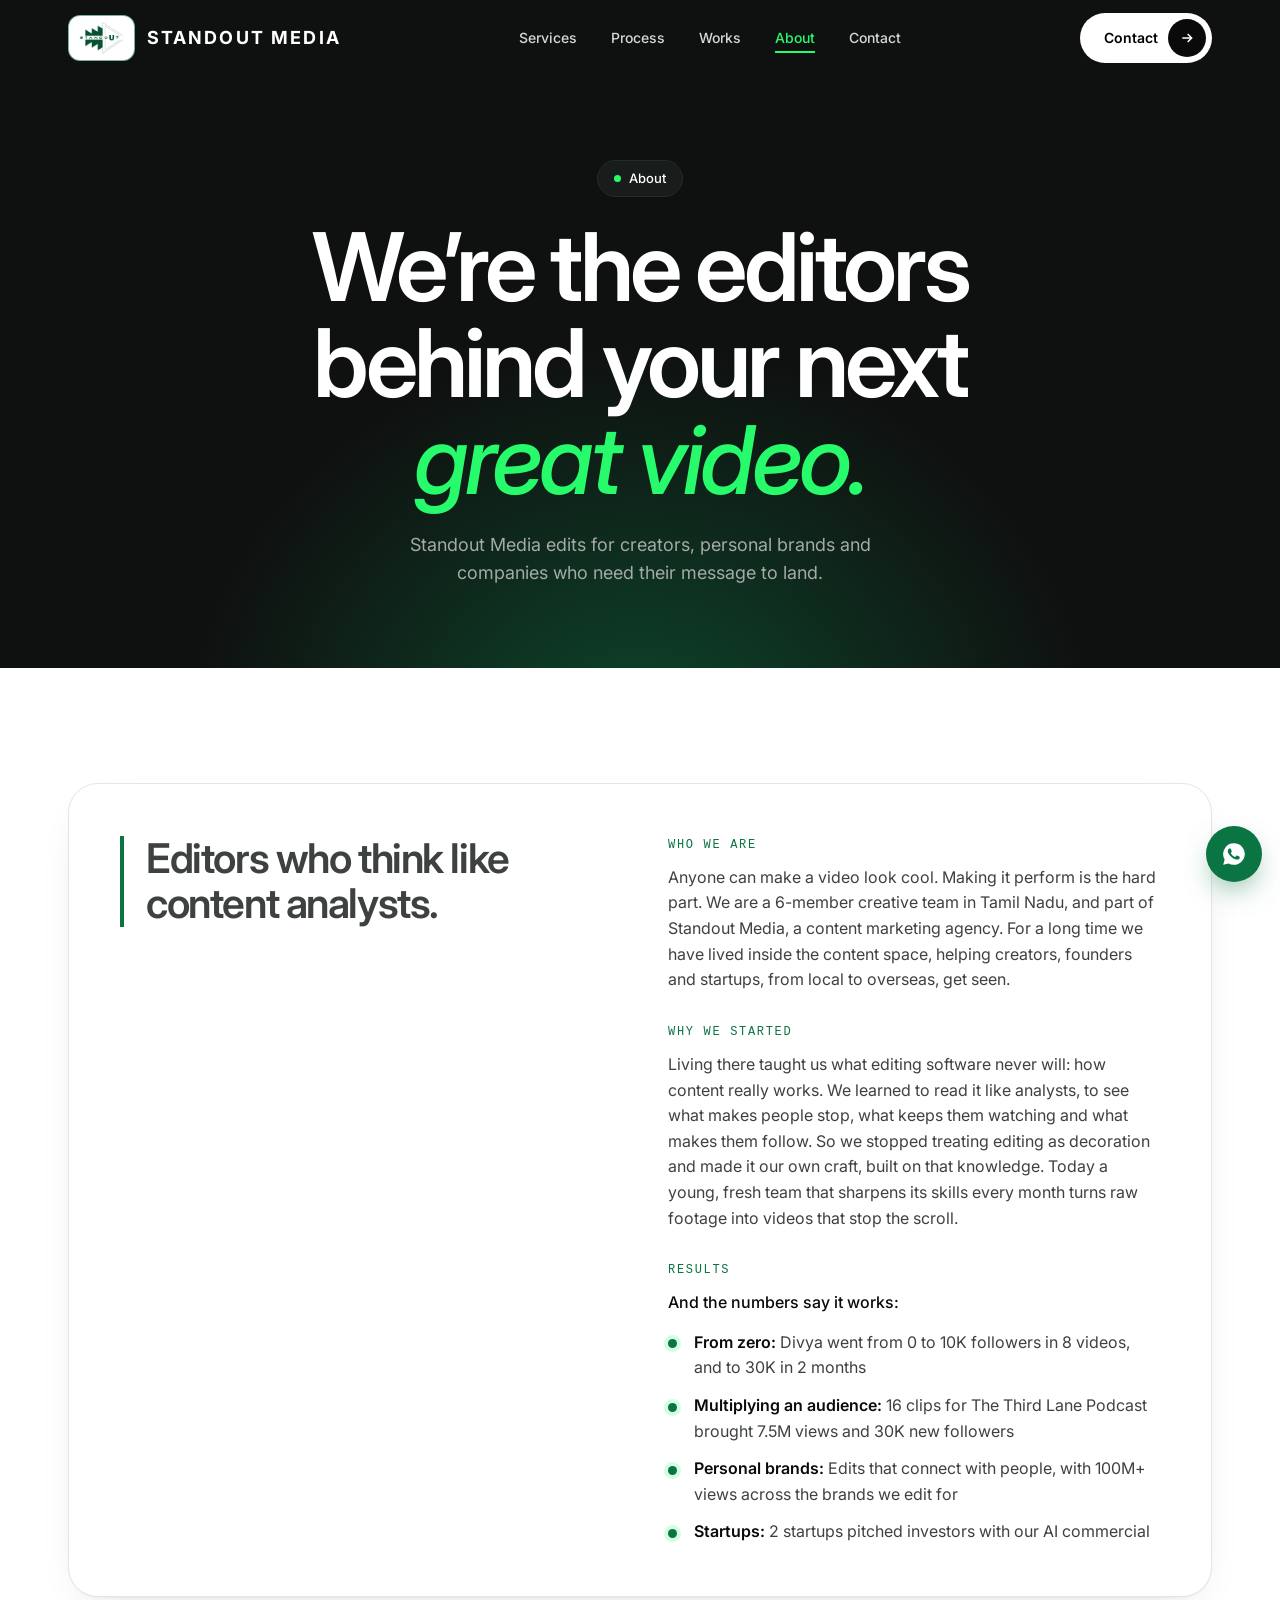
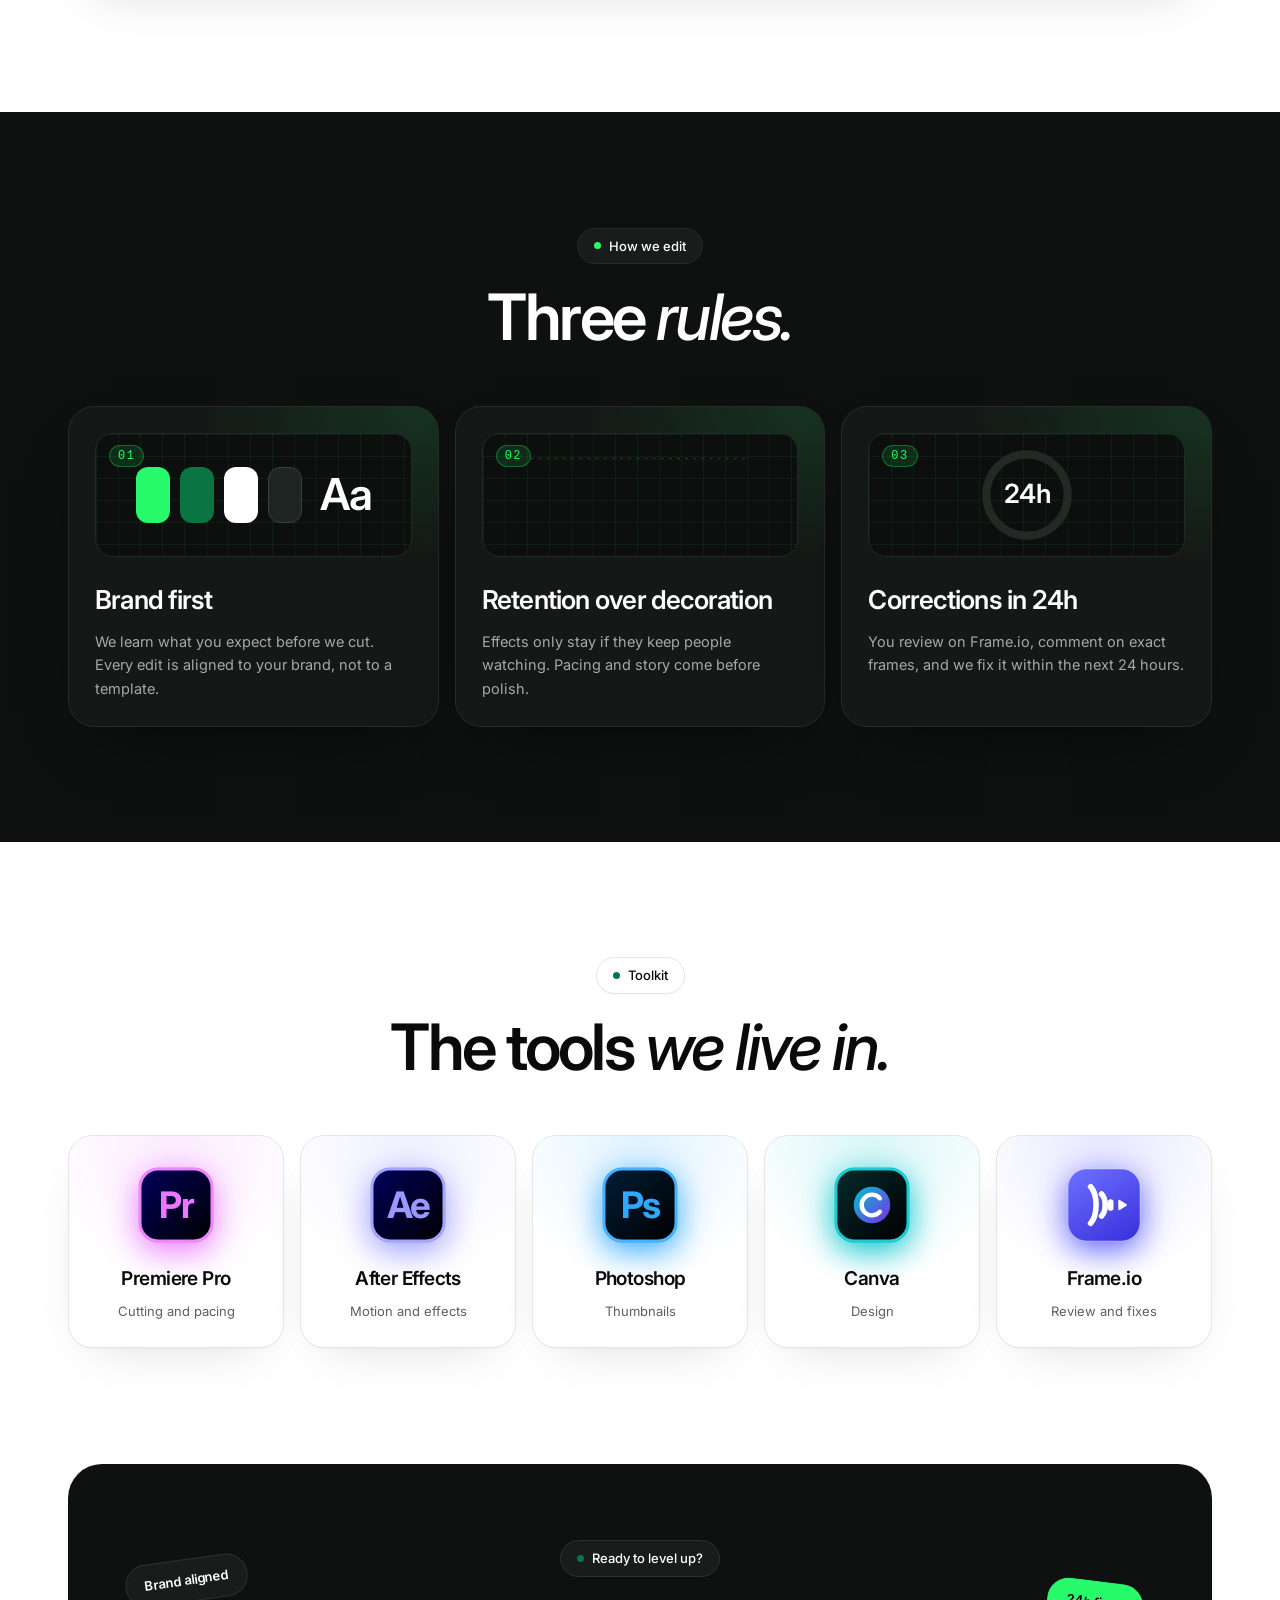
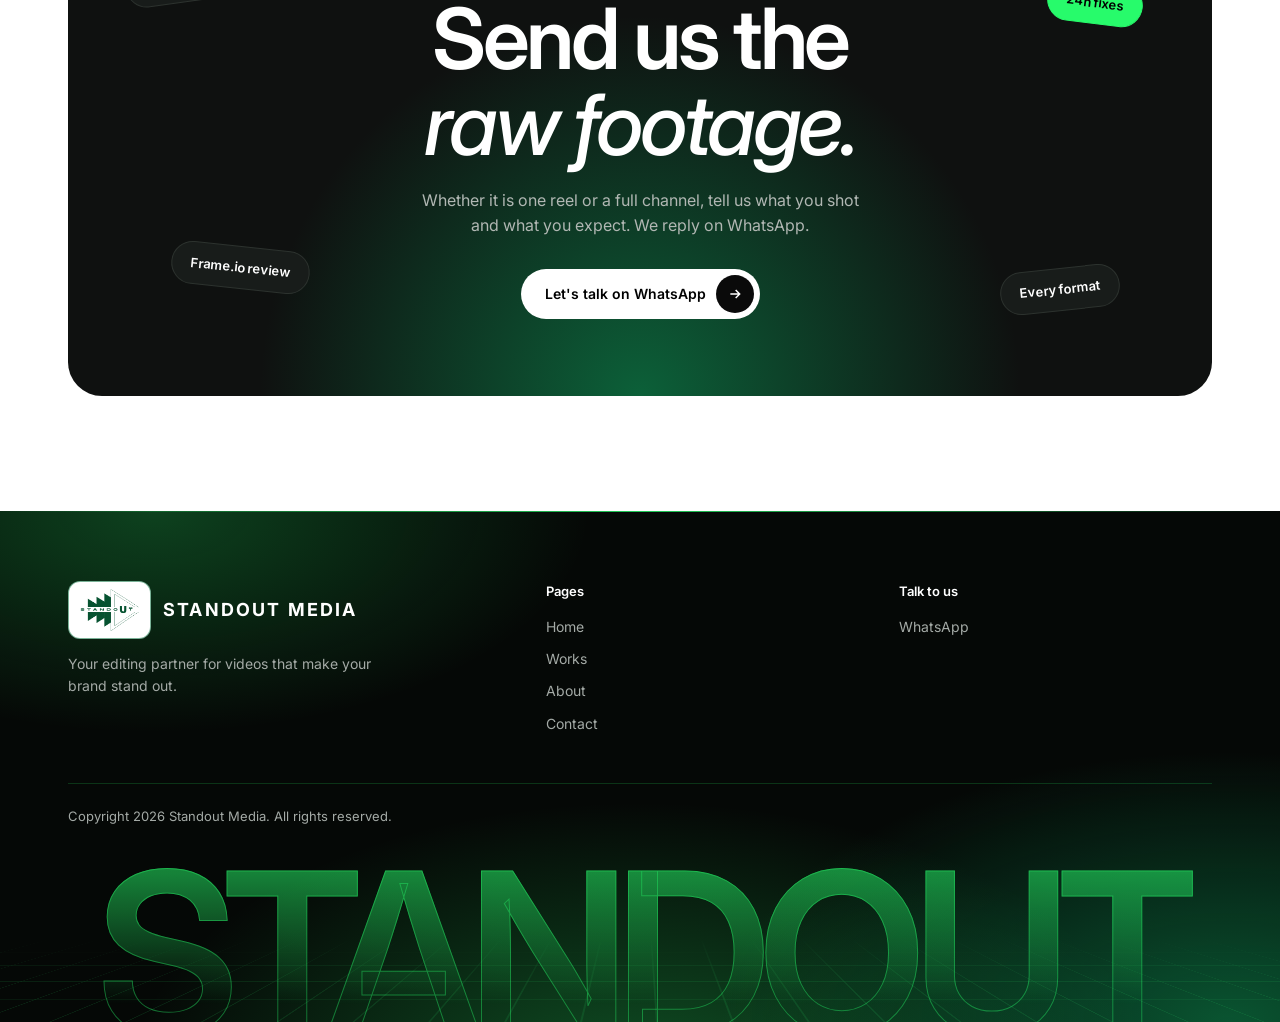
<file: about.html>
<!DOCTYPE html>
<html lang="en">
<head>
<meta charset="UTF-8" />
<meta name="viewport" content="width=device-width, initial-scale=1.0" />
<title>About | Standout Media Editing</title>
<meta name="description" content="The editing studio behind Standout Media." />
<link rel="icon" type="image/png" href="favicon.png" />
<link rel="apple-touch-icon" href="apple-touch-icon.png" />
<meta name="theme-color" content="#0F1110" />
<meta property="og:type" content="website" />
<meta property="og:site_name" content="Standout Media" />
<meta property="og:title" content="About | Standout Media Editing" />
<meta property="og:description" content="The editing studio behind Standout Media." />
<meta property="og:url" content="https://standout-media-portfolio.vercel.app/about.html" />
<meta property="og:image" content="https://standout-media-portfolio.vercel.app/og-image-2.jpg" />
<meta property="og:image:width" content="1200" />
<meta property="og:image:height" content="630" />
<meta name="twitter:card" content="summary_large_image" />
<meta name="twitter:image" content="https://standout-media-portfolio.vercel.app/og-image-2.jpg" />
<link rel="preconnect" href="https://fonts.googleapis.com" />
<link rel="preconnect" href="https://fonts.gstatic.com" crossorigin />
<link href="https://fonts.googleapis.com/css2?family=Inter:wght@300;400;500;600;700&display=swap" rel="stylesheet" />
<link href="https://api.fontshare.com/v2/css?f[]=clash-display@400,500,600,700&display=swap" rel="stylesheet" />
<link rel="stylesheet" href="css/style.css" />
</head>
<body>
<header class="nav">
  <div class="wrap nav-in">
    <a href="index.html" class="nav-logo"><img src="images/logo-green.png?v=2" alt="Standout Media" /><span class="nav-logo-text">Standout Media</span></a>
    <nav class="nav-links">
      <a href="index.html#services">Services</a>
      <a href="index.html#process">Process</a>
      <a href="index.html#works">Works</a>
      <a href="about.html" class="on">About</a>
      <a href="contact.html">Contact</a>
    </nav>
    <a data-wa class="btn nav-btn">Contact <span class="ar"><svg viewBox="0 0 24 24" fill="none" stroke="currentColor" stroke-width="2.2"><path d="M5 12h14M13 6l6 6-6 6"/></svg></span></a>
    <button class="burger" aria-label="Menu"><span></span><span></span></button>
  </div>
</header>
<main>

<section class="ph-hero dk">
  <div class="wrap">
    <span class="pill">About</span>
    <h1 class="display">We’re the editors behind your next <span class="g"><em>great video.</em></span></h1>
    <p>Standout Media edits for creators, personal brands and companies who need their message to land.</p>
  </div>
</section>

<section class="sec">
  <div class="wrap">
    <div class="story rv">
      <p class="quote">Editors who think like content analysts.</p>
      <div class="story-body">
        <div class="sblock"><span class="slabel">Who we are</span><p>Anyone can make a video look cool. Making it perform is the hard part. We are a 6-member creative team in Tamil Nadu, and part of Standout Media, a content marketing agency. For a long time we have lived inside the content space, helping creators, founders and startups, from local to overseas, get seen.</p></div>
        <div class="sblock"><span class="slabel">Why we started</span><p>Living there taught us what editing software never will: how content really works. We learned to read it like analysts, to see what makes people stop, what keeps them watching and what makes them follow. So we stopped treating editing as decoration and made it our own craft, built on that knowledge. Today a young, fresh team that sharpens its skills every month turns raw footage into videos that stop the scroll.</p></div>
        <div class="sblock"><span class="slabel">Results</span><p class="slead">And the numbers say it works:</p>
          <ul class="slist">
            <li><b>From zero:</b> Divya went from 0 to 10K followers in 8 videos, and to 30K in 2 months</li>
            <li><b>Multiplying an audience:</b> 16 clips for The Third Lane Podcast brought 7.5M views and 30K new followers</li>
            <li><b>Personal brands:</b> Edits that connect with people, with 100M+ views across the brands we edit for</li>
            <li><b>Startups:</b> 2 startups pitched investors with our AI commercial</li>
          </ul>
        </div>
      </div>
    </div>
  </div>
</section>

<section class="sec dk rules">
  <div class="wrap">
    <div class="sh rv"><span class="pill">How we edit</span><h2 class="display">Three <em>rules.</em></h2></div>
    <div class="vals">
      <div class="val rv"><span class="vno">01</span><div class="vart"><div class="v-brand"><i class="sw s1"></i><i class="sw s2"></i><i class="sw s3"></i><i class="sw s4"></i><span class="aa">Aa</span></div></div><h3>Brand first</h3><p>We learn what you expect before we cut. Every edit is aligned to your brand, not to a template.</p></div>
      <div class="val rv"><span class="vno">02</span><div class="vart"><svg class="v-ret" viewBox="0 0 240 120" aria-hidden="true"><defs><linearGradient id="rg" x1="0" y1="0" x2="0" y2="1"><stop offset="0" stop-color="#27fb6b" stop-opacity=".35"/><stop offset="1" stop-color="#27fb6b" stop-opacity="0"/></linearGradient></defs><path d="M12 24H228" stroke="#27fb6b" stroke-opacity=".25" stroke-dasharray="3 5"/><path class="area" d="M12 24C52 26 62 74 100 76S160 70 228 54V108H12Z" fill="url(#rg)"/><path class="ln" pathLength="1" d="M12 24C52 26 62 74 100 76S160 70 228 54" fill="none" stroke="#27fb6b" stroke-width="3" stroke-linecap="round"/><circle class="dt" cx="228" cy="54" r="5" fill="#27fb6b"/></svg></div><h3>Retention over decoration</h3><p>Effects only stay if they keep people watching. Pacing and story come before polish.</p></div>
      <div class="val rv"><span class="vno">03</span><div class="vart"><svg class="v-ring" viewBox="0 0 120 120" aria-hidden="true"><circle cx="60" cy="60" r="40" fill="none" stroke="#232924" stroke-width="8"/><circle class="rg" pathLength="1" cx="60" cy="60" r="40" fill="none" stroke="#27fb6b" stroke-width="8" stroke-linecap="round" transform="rotate(-90 60 60)"/><text x="60" y="68" text-anchor="middle" class="rt">24h</text></svg></div><h3>Corrections in 24h</h3><p>You review on Frame.io, comment on exact frames, and we fix it within the next 24 hours.</p></div>
    </div>
  </div>
</section>

<section class="sec">
  <div class="wrap">
    <div class="sh rv"><span class="pill">Toolkit</span><h2 class="display">The tools <em>we live in.</em></h2></div>
    <div class="tkit">
      <div class="tk rv" style="--g:#EA77FF"><svg class="ti" viewBox="0 0 64 64" aria-hidden="true"><defs><linearGradient id="tka" x1="0" y1="0" x2="1" y2="1"><stop offset="0" stop-color="#00005B"/><stop offset="1" stop-color="#000"/></linearGradient></defs><rect x="2.5" y="2.5" width="59" height="59" rx="15" fill="url(#tka)" stroke="#EA77FF" stroke-width="2.4"/><rect x="2.5" y="2.5" width="59" height="59" rx="15" fill="none" stroke="#fff" stroke-opacity=".25" stroke-width=".8"/><text x="32" y="43" text-anchor="middle" font-family="Inter, Arial, sans-serif" font-weight="700" font-size="30" letter-spacing="-1.5" fill="#EA77FF">Pr</text></svg><b>Premiere Pro</b><span>Cutting and pacing</span></div>
      <div class="tk rv" style="--g:#9999FF"><svg class="ti" viewBox="0 0 64 64" aria-hidden="true"><defs><linearGradient id="tkb" x1="0" y1="0" x2="1" y2="1"><stop offset="0" stop-color="#00005B"/><stop offset="1" stop-color="#000"/></linearGradient></defs><rect x="2.5" y="2.5" width="59" height="59" rx="15" fill="url(#tkb)" stroke="#9999FF" stroke-width="2.4"/><rect x="2.5" y="2.5" width="59" height="59" rx="15" fill="none" stroke="#fff" stroke-opacity=".25" stroke-width=".8"/><text x="32" y="43" text-anchor="middle" font-family="Inter, Arial, sans-serif" font-weight="700" font-size="30" letter-spacing="-1.5" fill="#9999FF">Ae</text></svg><b>After Effects</b><span>Motion and effects</span></div>
      <div class="tk rv" style="--g:#31A8FF"><svg class="ti" viewBox="0 0 64 64" aria-hidden="true"><defs><linearGradient id="tke" x1="0" y1="0" x2="1" y2="1"><stop offset="0" stop-color="#001E36"/><stop offset="1" stop-color="#000"/></linearGradient></defs><rect x="2.5" y="2.5" width="59" height="59" rx="15" fill="url(#tke)" stroke="#31A8FF" stroke-width="2.4"/><rect x="2.5" y="2.5" width="59" height="59" rx="15" fill="none" stroke="#fff" stroke-opacity=".25" stroke-width=".8"/><text x="32" y="43" text-anchor="middle" font-family="Inter, Arial, sans-serif" font-weight="700" font-size="30" letter-spacing="-1.5" fill="#31A8FF">Ps</text></svg><b>Photoshop</b><span>Thumbnails</span></div>
      <div class="tk rv" style="--g:#00C4CC"><svg class="ti" viewBox="0 0 64 64" aria-hidden="true"><defs><linearGradient id="tkc" x1="0" y1="0" x2="1" y2="1"><stop offset="0" stop-color="#062a2c"/><stop offset="1" stop-color="#000"/></linearGradient><linearGradient id="tkd" x1="0" y1="0" x2="1" y2="1"><stop offset="0" stop-color="#00C4CC"/><stop offset="1" stop-color="#7D2AE8"/></linearGradient></defs><rect x="2.5" y="2.5" width="59" height="59" rx="15" fill="url(#tkc)" stroke="#00C4CC" stroke-width="2.4"/><rect x="2.5" y="2.5" width="59" height="59" rx="15" fill="none" stroke="#fff" stroke-opacity=".25" stroke-width=".8"/><circle cx="32" cy="32" r="15" fill="url(#tkd)"/><path d="M38.5 26.5a8.5 8.5 0 1 0 0 11" fill="none" stroke="#fff" stroke-width="3.6" stroke-linecap="round"/></svg><b>Canva</b><span>Design</span></div>
      <div class="tk rv" style="--g:#5B5BFF"><svg class="ti" viewBox="0 0 64 64" aria-hidden="true"><defs><linearGradient id="tkf" x1="0.2" y1="0" x2="0.8" y2="1"><stop offset="0" stop-color="#6A6CFF"/><stop offset="1" stop-color="#3B34DD"/></linearGradient></defs><rect x="2.5" y="2.5" width="59" height="59" rx="15" fill="url(#tkf)"/><rect x="2.5" y="2.5" width="59" height="59" rx="15" fill="none" stroke="#fff" stroke-opacity=".3" stroke-width=".8"/><g fill="none" stroke="#fff" stroke-linecap="round" stroke-width="4.6"><path d="M21 17c6 6.5 6 23.500 0 30"/><path d="M30 23c4 4 4 14 0 18"/><path d="M37.500 29.500v5"/></g><path d="M44.500 28.500v7l5.500-3.500z" fill="#fff" stroke="#fff" stroke-width="1.6" stroke-linejoin="round"/></svg><b>Frame.io</b><span>Review and fixes</span></div>
    </div>
  </div>
</section>

<section class="sec" style="padding-top:0">
  <div class="wrap">
    <div class="cta rv">
      <span class="tilt t1">Brand aligned</span><span class="tilt t2">24h fixes</span><span class="tilt t3">Frame.io review</span><span class="tilt t4">Every format</span>
      <span class="pill">Ready to level up?</span>
      <h2 class="display">Send us the<br><em>raw footage.</em></h2>
      <p>Whether it is one reel or a full channel, tell us what you shot and what you expect. We reply on WhatsApp.</p>
      <a data-wa class="btn light">Let's talk on WhatsApp <span class="ar"><svg viewBox="0 0 24 24" fill="none" stroke="currentColor" stroke-width="2.2"><path d="M5 12h14M13 6l6 6-6 6"/></svg></span></a>
    </div>
  </div>
</section>
</main>
<footer class="foot dk">
  <div class="wrap">
    <div class="foot-in">
      <div><div class="foot-brand"><img src="images/logo-green.png?v=2" alt="Standout Media" /><span class="nav-logo-text">Standout Media</span></div><p>Your editing partner for videos that make your brand stand out.</p></div>
      <div><h4>Pages</h4><ul><li><a href="index.html">Home</a></li><li><a href="index.html#works">Works</a></li><li><a href="about.html">About</a></li><li><a href="contact.html">Contact</a></li></ul></div>
      <div><h4>Talk to us</h4><ul><li><a data-wa>WhatsApp</a></li></ul></div>
    </div>
    <div class="copy">Copyright 2026 Standout Media. All rights reserved.</div>
  </div>
  <i class="fgrid"></i>
  <div class="foot-mark" aria-hidden="true">STANDOUT</div>
</footer>
<a id="wa" data-wa aria-label="Chat on WhatsApp"><svg viewBox="0 0 24 24"><path d="M12 2a10 10 0 00-8.6 15.1L2 22l5-1.3A10 10 0 1012 2zm5.2 13.9c-.2.6-1.3 1.2-1.8 1.2-.5.1-1 .2-3.3-.7-2.8-1.1-4.5-3.9-4.7-4.1-.1-.2-1.1-1.5-1.1-2.8s.7-2 1-2.3c.2-.3.5-.3.7-.3h.5c.2 0 .4 0 .6.5l.8 2c.1.1.1.3 0 .5l-.3.4-.4.5c-.1.1-.3.3-.1.6.2.3.7 1.2 1.5 1.9 1 .9 1.9 1.2 2.2 1.3.3.1.4.1.6-.1l.8-1c.2-.2.4-.2.6-.1l1.9.9c.3.1.5.2.5.3.1.2.1.8-.1 1.3z"/></svg></a>
<script src="js/main.js"></script>
</body>
</html>
</file>
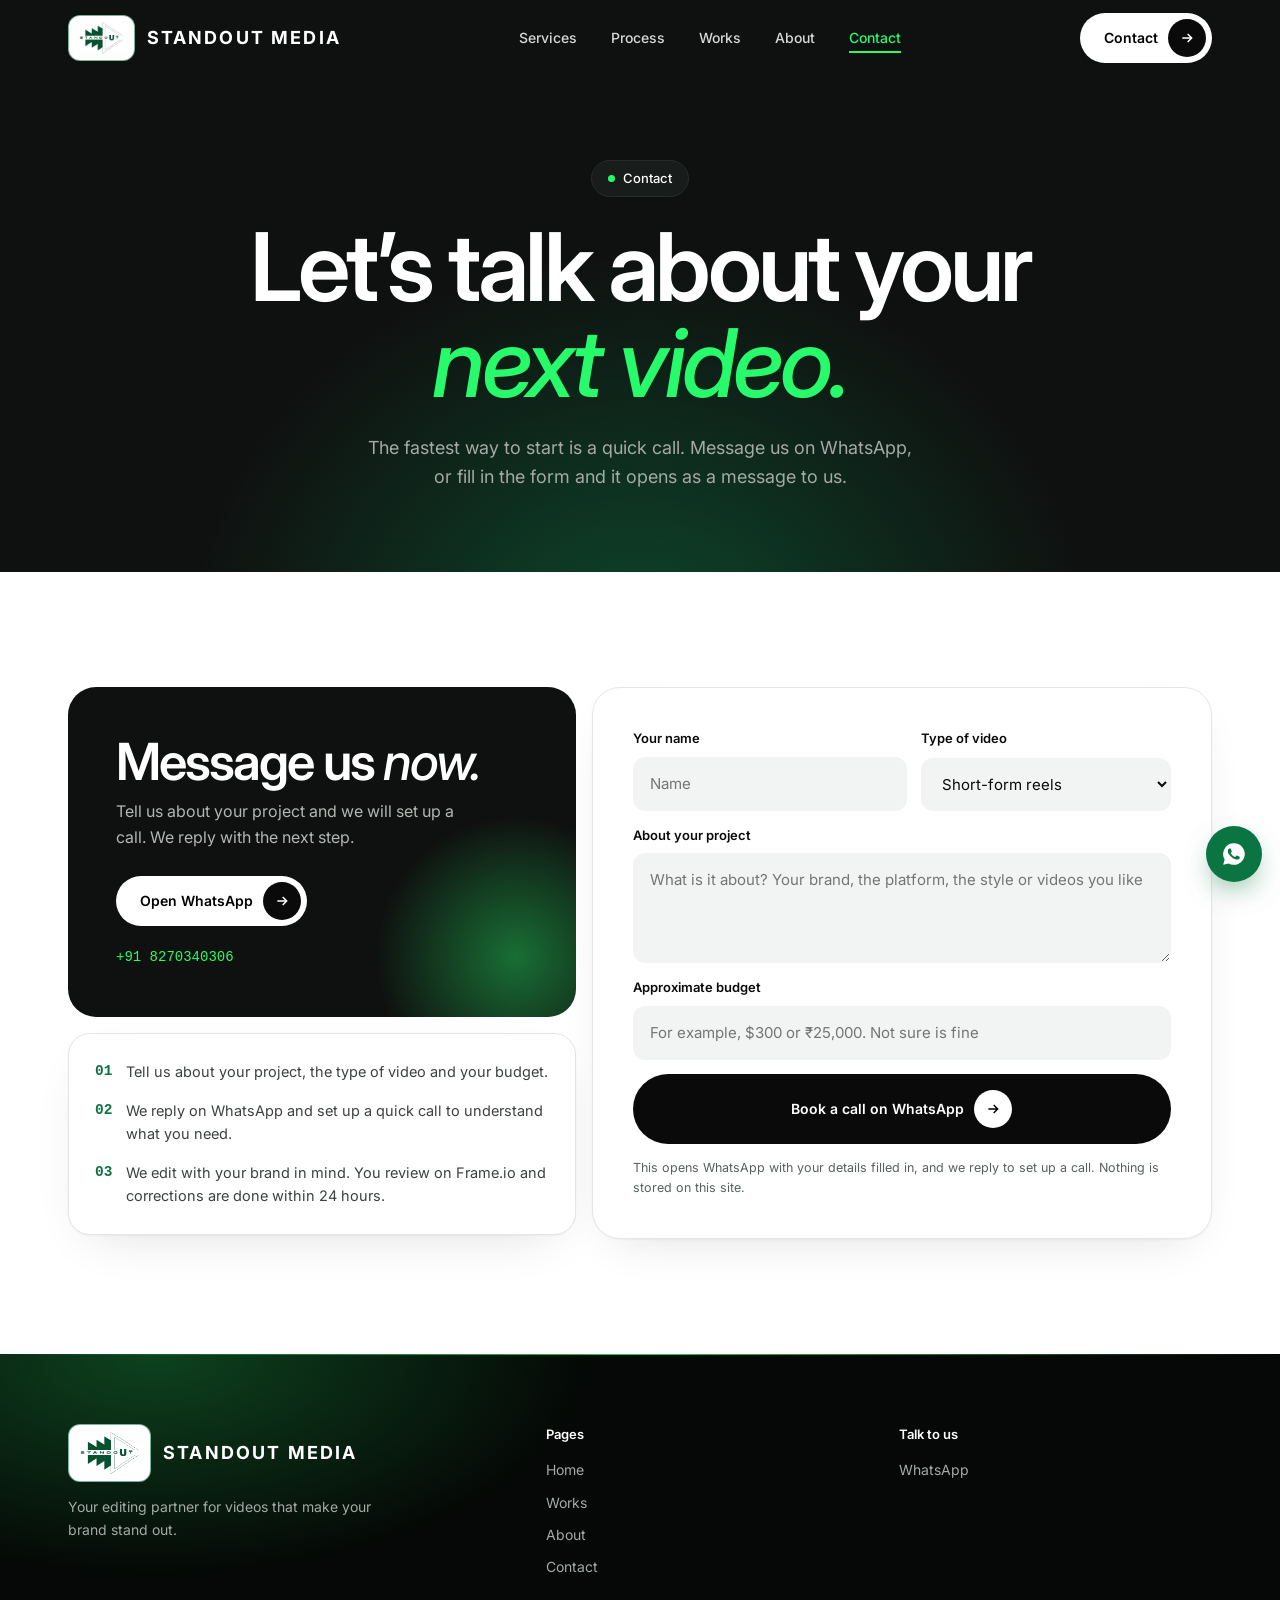
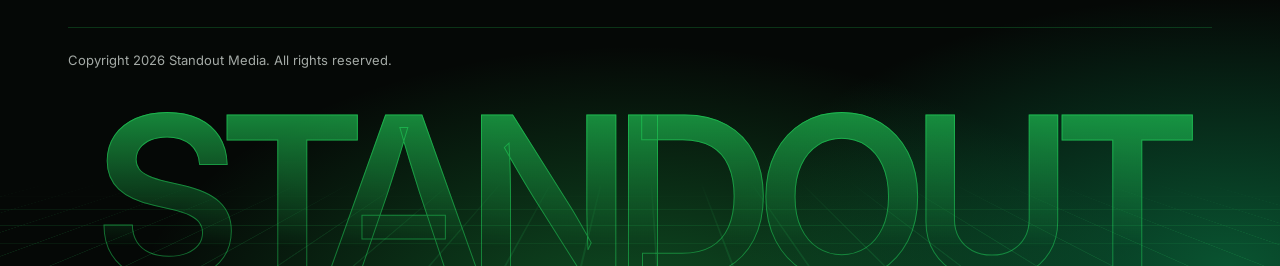
<file: contact.html>
<!DOCTYPE html>
<html lang="en">
<head>
<meta charset="UTF-8" />
<meta name="viewport" content="width=device-width, initial-scale=1.0" />
<title>Contact | Standout Media Editing</title>
<meta name="description" content="Book a call with Standout Media on WhatsApp and tell us about your video project." />
<link rel="icon" type="image/png" href="favicon.png" />
<link rel="apple-touch-icon" href="apple-touch-icon.png" />
<meta name="theme-color" content="#0F1110" />
<meta property="og:type" content="website" />
<meta property="og:site_name" content="Standout Media" />
<meta property="og:title" content="Contact | Standout Media Editing" />
<meta property="og:description" content="Book a call with Standout Media on WhatsApp and tell us about your video project." />
<meta property="og:url" content="https://standout-media-portfolio.vercel.app/contact.html" />
<meta property="og:image" content="https://standout-media-portfolio.vercel.app/og-image-2.jpg" />
<meta property="og:image:width" content="1200" />
<meta property="og:image:height" content="630" />
<meta name="twitter:card" content="summary_large_image" />
<meta name="twitter:image" content="https://standout-media-portfolio.vercel.app/og-image-2.jpg" />
<link rel="preconnect" href="https://fonts.googleapis.com" />
<link rel="preconnect" href="https://fonts.gstatic.com" crossorigin />
<link href="https://fonts.googleapis.com/css2?family=Inter:wght@300;400;500;600;700&display=swap" rel="stylesheet" />
<link href="https://api.fontshare.com/v2/css?f[]=clash-display@400,500,600,700&display=swap" rel="stylesheet" />
<link rel="stylesheet" href="css/style.css" />
</head>
<body>
<header class="nav">
  <div class="wrap nav-in">
    <a href="index.html" class="nav-logo"><img src="images/logo-green.png?v=2" alt="Standout Media" /><span class="nav-logo-text">Standout Media</span></a>
    <nav class="nav-links">
      <a href="index.html#services">Services</a>
      <a href="index.html#process">Process</a>
      <a href="index.html#works">Works</a>
      <a href="about.html">About</a>
      <a href="contact.html" class="on">Contact</a>
    </nav>
    <a data-wa class="btn nav-btn">Contact <span class="ar"><svg viewBox="0 0 24 24" fill="none" stroke="currentColor" stroke-width="2.2"><path d="M5 12h14M13 6l6 6-6 6"/></svg></span></a>
    <button class="burger" aria-label="Menu"><span></span><span></span></button>
  </div>
</header>
<main>

<section class="ph-hero dk">
  <div class="wrap">
    <span class="pill">Contact</span>
    <h1 class="display">Let’s talk about your <span class="g"><em>next video.</em></span></h1>
    <p>The fastest way to start is a quick call. Message us on WhatsApp, or fill in the form and it opens as a message to us.</p>
  </div>
</section>

<section class="sec">
  <div class="wrap cgrid">
    <div class="rv">
      <div class="wa-big">
        <h2 class="display">Message us <em>now.</em></h2>
        <p>Tell us about your project and we will set up a call. We reply with the next step.</p>
        <a data-wa class="btn light" style="position:relative;z-index:1">Open WhatsApp <span class="ar"><svg viewBox="0 0 24 24" fill="none" stroke="currentColor" stroke-width="2.2"><path d="M5 12h14M13 6l6 6-6 6"/></svg></span></a>
        <div class="wa-num">+91 8270340306</div>
      </div>
      <div class="how">
        <div><b>01</b><span>Tell us about your project, the type of video and your budget.</span></div>
        <div><b>02</b><span>We reply on WhatsApp and set up a quick call to understand what you need.</span></div>
        <div><b>03</b><span>We edit with your brand in mind. You review on Frame.io and corrections are done within 24 hours.</span></div>
      </div>
    </div>
    <form class="f rv" id="waForm">
      <div class="two">
        <label>Your name<input name="name" required placeholder="Name" /></label>
        <label>Type of video
          <select name="type" required>
            <option>Short-form reels</option><option>Long-form YouTube</option><option>Podcast clips</option>
            <option>AI commercial</option><option>SaaS animation</option><option>Motion graphics</option>
            <option>Talking head</option><option>Thumbnails</option><option>Not sure yet</option>
          </select>
        </label>
      </div>
      <label>About your project<textarea name="msg" required placeholder="What is it about? Your brand, the platform, the style or videos you like"></textarea></label>
      <label>Approximate budget<input name="budget" placeholder="For example, $300 or ₹25,000. Not sure is fine" /></label>
      <button class="btn" type="submit">Book a call on WhatsApp <span class="ar"><svg viewBox="0 0 24 24" fill="none" stroke="currentColor" stroke-width="2.2"><path d="M5 12h14M13 6l6 6-6 6"/></svg></span></button>
      <p class="note">This opens WhatsApp with your details filled in, and we reply to set up a call. Nothing is stored on this site.</p>
    </form>
  </div>
</section>
</main>
<footer class="foot dk">
  <div class="wrap">
    <div class="foot-in">
      <div><div class="foot-brand"><img src="images/logo-green.png?v=2" alt="Standout Media" /><span class="nav-logo-text">Standout Media</span></div><p>Your editing partner for videos that make your brand stand out.</p></div>
      <div><h4>Pages</h4><ul><li><a href="index.html">Home</a></li><li><a href="index.html#works">Works</a></li><li><a href="about.html">About</a></li><li><a href="contact.html">Contact</a></li></ul></div>
      <div><h4>Talk to us</h4><ul><li><a data-wa>WhatsApp</a></li></ul></div>
    </div>
    <div class="copy">Copyright 2026 Standout Media. All rights reserved.</div>
  </div>
  <i class="fgrid"></i>
  <div class="foot-mark" aria-hidden="true">STANDOUT</div>
</footer>
<a id="wa" data-wa aria-label="Chat on WhatsApp"><svg viewBox="0 0 24 24"><path d="M12 2a10 10 0 00-8.6 15.1L2 22l5-1.3A10 10 0 1012 2zm5.2 13.9c-.2.6-1.3 1.2-1.8 1.2-.5.1-1 .2-3.3-.7-2.8-1.1-4.5-3.9-4.7-4.1-.1-.2-1.1-1.5-1.1-2.8s.7-2 1-2.3c.2-.3.5-.3.7-.3h.5c.2 0 .4 0 .6.5l.8 2c.1.1.1.3 0 .5l-.3.4-.4.5c-.1.1-.3.3-.1.6.2.3.7 1.2 1.5 1.9 1 .9 1.9 1.2 2.2 1.3.3.1.4.1.6-.1l.8-1c.2-.2.4-.2.6-.1l1.9.9c.3.1.5.2.5.3.1.2.1.8-.1 1.3z"/></svg></a>
<script src="js/main.js"></script>
</body>
</html>
</file>
<file: css/style.css>
:root {
  --bg: #FFFFFF;
  --ink: #0A0A0A;
  --muted: #5a615d;
  --line: #e3e7e4;
  --card: #FFFFFF;
  --soft: #F1F4F2;
  --thumb: #EBEEEC;
  --dark: #0F1110;
  --green: #0B7443;
  --accent: #0B7443;
  --electric: #27fb6b;
  --btn-bg: #0A0A0A; --btn-fg: #FFFFFF; --btn-arbg: #FFFFFF; --btn-arfg: #000000;
  --font-display: 'Clash Display', 'Inter', sans-serif;
  --font-body: 'Inter', sans-serif;
  --gut: clamp(18px, 4vw, 48px);
  --shadow: 0 1px 2px rgba(10,10,10,.04), 0 18px 50px -24px rgba(10,10,10,.16);
}
* { box-sizing: border-box; margin: 0; padding: 0; }
html { scroll-behavior: smooth; scroll-padding-top: 90px; }
body { background: var(--bg); color: var(--ink); font-family: var(--font-body); font-size: 16px; line-height: 1.6; -webkit-font-smoothing: antialiased; overflow-x: hidden; }
img { max-width: 100%; display: block; }
a { color: inherit; text-decoration: none; }
button { font: inherit; color: inherit; background: none; border: 0; cursor: pointer; }
::selection { background: var(--electric); color: #000; }

.wrap { max-width: 1240px; margin: 0 auto; padding-left: var(--gut); padding-right: var(--gut); }
.sec { padding: clamp(70px, 9vw, 120px) 0; }
.display { font-family: var(--font-display); font-weight: 600; letter-spacing: -0.04em; line-height: 1.02; }
.display em { font-style: italic; font-weight: 500; }
.g { color: var(--accent); }
.hl { background: linear-gradient(transparent 60%, rgba(39,251,107,.85) 60%, rgba(39,251,107,.85) 92%, transparent 92%); padding: 0 .05em; }

/* section heading */
.sh { text-align: center; max-width: 720px; margin: 0 auto 56px; }
.pill { display: inline-flex; align-items: center; gap: 8px; background: var(--card); border: 1px solid var(--line); border-radius: 999px; padding: 7px 16px; font-size: 13px; font-weight: 500; box-shadow: 0 1px 2px rgba(0,0,0,.03); }
.pill::before { content: ''; width: 7px; height: 7px; border-radius: 50%; background: var(--accent); }
.sh h2 { font-size: clamp(36px, 5.2vw, 64px); margin: 20px 0 16px; }
.sh p { color: var(--muted); max-width: 52ch; margin: 0 auto; }

/* buttons */
.btn { display: inline-flex; align-items: center; gap: 10px; border-radius: 999px; font-weight: 600; font-size: 14px; padding: 6px 6px 6px 24px; background: var(--btn-bg); color: var(--btn-fg); transition: transform .25s, background .25s; }
.btn .ar { width: 38px; height: 38px; border-radius: 50%; background: var(--btn-arbg); color: var(--btn-arfg); display: grid; place-items: center; transition: transform .25s, background .25s; }
.btn .ar svg { width: 16px; height: 16px; }
@media (hover: hover) { .btn:hover { background: var(--green); }
.btn:hover .ar { transform: rotate(-45deg); background: var(--electric); } }
.btn.plain { padding: 14px 26px; background: var(--card); color: var(--ink); border: 1px solid var(--line); }
@media (hover: hover) { .btn.plain:hover { background: var(--ink); color: #fff; } }
.btn.light { background: #fff; color: #000; }
.btn.light .ar { background: var(--ink); color: #fff; }
@media (hover: hover) { .btn.light:hover { background: var(--electric); } }

/* nav */
.nav { position: fixed; top: 0; left: 0; right: 0; z-index: 100; transition: .3s; }
.nav.solid { background: var(--nav); backdrop-filter: blur(14px); box-shadow: 0 1px 0 var(--line); }
.nav-in { display: flex; align-items: center; justify-content: space-between; height: 76px; }
.nav-logo { display: flex; align-items: center; gap: 10px; font-family: var(--font-display); font-weight: 600; letter-spacing: -.02em; font-size: 18px; }
.nav-logo img, .foot img { width: 64px; height: 42px; object-fit: cover; object-view-box: inset(20% 4% 20% 4%); border-radius: 8px; border: 1px solid var(--line); }
.nav-links { display: flex; gap: 34px; }
.nav-links a { font-size: 14px; font-weight: 500; color: #3b403d; position: relative; }
.nav-links a:hover, .nav-links a.on { color: var(--accent); }
.burger { display: none; width: 40px; height: 40px; }
.burger span { display: block; width: 22px; height: 1.5px; background: var(--ink); margin: 6px auto; }
@media (max-width: 900px) {
  .burger { display: block; }
  .nav-btn { display: none; }
  .nav-links { position: fixed; inset: 76px 0 auto 0; flex-direction: column; gap: 0; background: var(--bg); border-bottom: 1px solid var(--line); padding: 4px var(--gut) 20px; transform: translateY(-130%); transition: transform .35s; }
  .nav-links.open { transform: none; }
  .nav-links a { padding: 16px 0; border-bottom: 1px solid var(--line); font-size: 16px; }
}

/* hero */
.hero { padding: 150px 0 40px; text-align: center; position: relative; overflow: hidden; }
.hero::before { content: ''; position: absolute; left: 50%; top: -240px; width: 900px; height: 700px; transform: translateX(-50%); background: radial-gradient(closest-side, rgba(39,251,107,.16), transparent); pointer-events: none; }
.hero h1 { font-size: clamp(52px, 8.6vw, 112px); margin: 24px auto 24px; max-width: 12ch; position: relative; }
.hero .sub { color: var(--muted); font-size: 18px; max-width: 46ch; margin: 0 auto 32px; position: relative; }
.hero .note { font-size: 13px; color: var(--muted); margin-top: 14px; }
.chips { overflow: hidden; margin: 56px 0 56px; mask: linear-gradient(90deg, transparent, #000 10%, #000 90%, transparent); -webkit-mask: linear-gradient(90deg, transparent, #000 10%, #000 90%, transparent); }
.chips-in { display: flex; gap: 12px; width: max-content; animation: slide 40s linear infinite; }
.chips span { display: inline-flex; gap: 8px; align-items: center; background: var(--card); border: 1px solid var(--line); border-radius: 999px; padding: 10px 20px; font-size: 14px; font-weight: 500; white-space: nowrap; }
.chips span::before { content: '\2726'; color: var(--green); }
@keyframes slide { to { transform: translateX(-50%); } }

/* showreel */
.reel { position: relative; max-width: 1120px; margin: 0 auto; }
.player { border-radius: 26px; overflow: hidden; background: var(--dark); box-shadow: var(--shadow); border: 1px solid var(--line); }
.p-bar { background: var(--card); color: var(--ink); display: flex; align-items: center; gap: 10px; padding: 14px 20px; font-size: 13px; font-weight: 600; text-align: left; border-bottom: 1px solid var(--line); }
.p-bar i { width: 22px; height: 16px; background: var(--green); border-radius: 5px; position: relative; }
.p-bar i::after { content: ''; position: absolute; left: 9px; top: 4px; border: 4px solid transparent; border-left: 7px solid #fff; }
.p-bar span { color: var(--muted); font-weight: 500; margin-left: auto; font-size: 12px; }
.p-body { aspect-ratio: 16/8.4; position: relative; display: grid; place-items: center; cursor: pointer; overflow: hidden;
  background: radial-gradient(circle at 50% 40%, rgba(11,116,67,.7), transparent 60%), repeating-linear-gradient(135deg, rgba(255,255,255,.03) 0 14px, transparent 14px 28px), #0c0f0e; }
.p-body img { position: absolute; inset: 0; width: 100%; height: 100%; object-fit: cover; }
.play { width: 76px; height: 76px; border-radius: 50%; background: var(--electric); color: #000; display: grid; place-items: center; transition: transform .3s; position: relative; z-index: 2; }
.play svg { width: 26px; height: 26px; margin-left: 3px; }
.p-body:hover .play { transform: scale(1.1); }
.p-body .tag { position: absolute; left: 20px; bottom: 16px; font-size: 12px; color: #9aa39e; z-index: 2; }
.fl { position: absolute; width: 66px; height: 66px; border-radius: 20px; background: var(--card); color: var(--ink); border: 1px solid var(--line); box-shadow: var(--shadow); display: grid; place-items: center; font-family: var(--font-display); font-weight: 600; font-size: 22px; z-index: 5; animation: float 6s ease-in-out infinite; }
.fl.a { top: -26px; left: 14%; color: #5b3bd6; } .fl.b { top: 30%; right: -22px; color: #3948d8; animation-delay: -2s; } .fl.c { bottom: 14%; left: -22px; color: #1d8fd1; animation-delay: -4s; } .fl.d { top: -20px; right: 16%; color: var(--green); font-size: 13px; animation-delay: -1s; }
@keyframes float { 50% { transform: translateY(-12px) rotate(4deg); } }
@media (max-width: 700px) { .fl { width: 44px; height: 44px; font-size: 15px; border-radius: 13px; } .fl.b { right: -6px; } .fl.c { left: -6px; } .fl.d { font-size: 10px; } .play { width: 56px; height: 56px; } }

/* about */
.about { text-align: center; }
.about h2 { font-size: clamp(30px, 4.6vw, 58px); max-width: 20ch; margin: 22px auto 40px; }
.stat-pill { display: inline-flex; background: var(--card); border: 1px solid var(--line); border-radius: 22px; box-shadow: var(--shadow); }
.stat-pill div { padding: 22px 44px; border-right: 1px solid var(--line); }
.stat-pill div:last-child { border-right: 0; }
.stat-pill b { display: block; font-family: var(--font-display); font-size: 38px; font-weight: 600; letter-spacing: -.04em; line-height: 1.1; }
.stat-pill span { font-size: 13px; color: var(--muted); }
@media (max-width: 640px) { .stat-pill { display: grid; width: 100%; } .stat-pill div { border-right: 0; border-bottom: 1px solid var(--line); padding: 18px; } .stat-pill div:last-child { border-bottom: 0; } }

/* bento services */
.bento { display: grid; grid-template-columns: repeat(12, 1fr); gap: 16px; }
.bc { background: var(--dark); color: #fff; border-radius: 22px; padding: 30px; display: flex; flex-direction: column; justify-content: space-between; gap: 40px; min-height: 230px; position: relative; overflow: hidden; }
.bc::after { content: ''; position: absolute; right: -60px; top: -60px; width: 180px; height: 180px; background: radial-gradient(closest-side, rgba(39,251,107,.22), transparent); }
.bc h3 { font-family: var(--font-display); font-size: 26px; font-weight: 600; letter-spacing: -.03em; margin-bottom: 10px; }
.bc p { color: #a4aaa6; font-size: 14.5px; max-width: 44ch; }
.bc .tags { display: flex; gap: 8px; flex-wrap: wrap; }
.bc .tags span { font-size: 12px; padding: 7px 13px; border: 1px solid #2c322e; border-radius: 999px; color: #d8dcd9; background: #151917; }
.s7 { grid-column: span 7; } .s5 { grid-column: span 5; } .s6 { grid-column: span 6; } .s4 { grid-column: span 4; }
@media (max-width: 900px) { .s7, .s5, .s6, .s4 { grid-column: span 12; } .bc { min-height: 0; } }

/* process */
.proc { display: grid; grid-template-columns: 1fr 1fr; gap: 16px; }
.pc { background: var(--card); border: 1px solid var(--line); border-radius: 24px; padding: 14px 14px 28px; box-shadow: var(--shadow); }
.art { height: 190px; border-radius: 16px; background: var(--soft); position: relative; display: grid; place-items: center; overflow: hidden; margin-bottom: 22px; }
.pc .no { font-family: ui-monospace, Menlo, monospace; font-size: 12px; color: var(--accent); padding: 0 16px; }
.pc h3 { font-family: var(--font-display); font-size: 24px; font-weight: 600; letter-spacing: -.03em; padding: 4px 16px 8px; }
.pc p { color: var(--muted); font-size: 14.5px; padding: 0 16px; max-width: 46ch; }
.mini { background: var(--card); color: var(--ink); border: 1px solid var(--line); border-radius: 12px; padding: 10px 14px; font-size: 13px; font-weight: 500; box-shadow: 0 6px 20px -10px rgba(0,0,0,.2); }
.mini.dk { background: var(--dark); color: #fff; border-color: var(--dark); }
.mini.gr { background: var(--green); color: #fff; border-color: var(--green); }
.art .row { display: flex; gap: 12px; align-items: center; flex-wrap: wrap; justify-content: center; }
.art .stack { display: grid; gap: 12px; justify-items: center; }
@media (max-width: 760px) { .proc { grid-template-columns: 1fr; } }

/* works */
.wblock { margin-top: 28px; background: var(--card); border: 1px solid var(--line); border-radius: 30px; padding: clamp(22px, 3.4vw, 44px); box-shadow: var(--shadow); }
.wblock.dark { background: var(--dark); color: #fff; border-color: #1f2421; }
.wb-head { display: flex; justify-content: space-between; align-items: flex-end; gap: 28px; flex-wrap: wrap; margin-bottom: 34px; }
.wb-head h3 { font-size: clamp(28px, 3.6vw, 46px); margin-top: 16px; max-width: 16ch; }
.wb-head p { color: var(--muted); max-width: 42ch; font-size: 15px; }
.wblock.dark .wb-head p { color: #a4aaa6; }
.wblock.dark .pill { background: #151917; border-color: #2c322e; color: #fff; }
.wb-body { display: grid; grid-template-columns: repeat(12, 1fr); gap: 16px; align-items: start; }
.stat { grid-column: span 3; background: var(--dark); color: #fff; border-radius: 20px; padding: 28px; align-self: stretch; display: flex; flex-direction: column; justify-content: flex-end; min-height: 220px; position: relative; overflow: hidden; }
.stat::after { content: ''; position: absolute; right: -50px; top: -50px; width: 160px; height: 160px; background: radial-gradient(closest-side, rgba(39,251,107,.35), transparent); }
.stat b { font-family: var(--font-display); font-size: clamp(48px, 5.4vw, 76px); font-weight: 600; letter-spacing: -.05em; line-height: 1; color: var(--electric); }
.stat span { font-size: 14px; color: #c3c8c4; margin-top: 10px; max-width: 22ch; }
.stat.lt { background: var(--soft); color: var(--ink); } .stat.lt b { color: var(--accent); } .stat.lt span { color: var(--muted); } .stat.lt span { color: var(--muted); }
.wblock.dark .stat { background: #181c1a; border: 1px solid #262c28; }

.card { cursor: pointer; grid-column: span 3; min-width: 0; }
.card.s6 { grid-column: span 6; } .card.s4 { grid-column: span 4; } .card.s12 { grid-column: span 12; }
.thumb { position: relative; border-radius: 18px; overflow: hidden; aspect-ratio: 9/16; border: 1px solid var(--line);
  background: repeating-linear-gradient(135deg, rgba(10,10,10,.04) 0 10px, transparent 10px 20px), var(--thumb); transition: transform .4s, box-shadow .4s; }
.card.h .thumb { aspect-ratio: 16/9; }
.card.s12 .thumb { aspect-ratio: 21/9; }
.wblock.dark .thumb { background: repeating-linear-gradient(135deg, rgba(255,255,255,.04) 0 10px, transparent 10px 20px), #181c1a; border-color: #262c28; }
.thumb img { width: 100%; height: 100%; object-fit: cover; }
.card:hover .thumb { transform: translateY(-4px); box-shadow: 0 24px 50px -24px rgba(0,0,0,.35); }
.thumb .play { position: absolute; left: 50%; top: 50%; transform: translate(-50%, -50%); width: 58px; height: 58px; }
.card:hover .play { transform: translate(-50%, -50%) scale(1.1); }
.thumb .ph { position: absolute; left: 12px; top: 12px; font-size: 11px; font-weight: 500; color: var(--muted); background: var(--card); color: var(--ink); border: 1px dashed var(--muted); padding: 4px 9px; border-radius: 999px; }
.wblock.dark .thumb .ph { background: rgba(0,0,0,.4); color: #9aa39e; border-color: #3a413d; }
.cmeta { display: flex; justify-content: space-between; gap: 12px; align-items: baseline; padding: 14px 4px 0; }
.cmeta b { font-weight: 600; font-size: 15px; }
.cmeta span { color: var(--accent); font-size: 12.5px; font-weight: 500; white-space: nowrap; }
.wblock.dark .cmeta span { color: var(--electric); }
@media (max-width: 1000px) { .card { grid-column: span 6; } .stat { grid-column: span 6; } .card.s4 { grid-column: span 6; } }
@media (max-width: 640px) { .wb-body { gap: 12px; } .card.h, .card.s6, .card.s4, .card.s12 { grid-column: span 12; } .card.s12 .thumb { aspect-ratio: 16/9; } .cmeta { flex-direction: column; gap: 0; } .stat { grid-column: span 12; min-height: 150px; } }

/* modal */
.modal { position: fixed; inset: 0; z-index: 200; background: rgba(10,10,10,.88); display: none; place-items: center; padding: 20px; }
.modal.on { display: grid; }
.modal-box { position: relative; width: min(960px, 100%); }
.modal-box.v { width: min(380px, 100%); }
.modal-ratio { aspect-ratio: 16/9; background: #000; border-radius: 14px; overflow: hidden; }
.modal-box.v .modal-ratio { aspect-ratio: 9/16; max-height: 82vh; }
.modal iframe { width: 100%; height: 100%; border: 0; }
.modal-x { position: absolute; right: 0; top: -40px; color: #fff; font-size: 13px; font-weight: 600; }
.modal-cap { margin-top: 12px; color: #c3c8c4; font-size: 14px; }

/* before after */
.ba-card { background: var(--card); border: 1px solid var(--line); border-radius: 30px; padding: clamp(20px, 3vw, 40px); box-shadow: var(--shadow); display: grid; grid-template-columns: .8fr 1.2fr; gap: 44px; align-items: center; }
.ba-card h2 { font-size: clamp(32px, 4.4vw, 54px); margin: 18px 0 14px; }
.ba-card p { color: var(--muted); max-width: 38ch; }
.ba { position: relative; aspect-ratio: 16/9; border-radius: 18px; overflow: hidden; user-select: none; border: 1px solid var(--line); }
.ba .layer { position: absolute; inset: 0; display: grid; place-items: center; font-size: 13px; font-weight: 500; }
.ba .raw { background: repeating-linear-gradient(135deg, rgba(10,10,10,.05) 0 14px, transparent 14px 28px), var(--thumb); color: var(--muted); }
.ba .edit { background: radial-gradient(circle at 50% 45%, rgba(39,251,107,.4), transparent 60%), #0e1311; color: var(--electric); clip-path: inset(0 0 0 var(--p, 50%)); }
.ba img, .ba video { position: absolute; inset: 0; width: 100%; height: 100%; object-fit: cover; }
.ba .tg { position: absolute; top: 14px; font-size: 11px; font-weight: 600; padding: 5px 11px; border-radius: 999px; background: var(--card); color: var(--ink); z-index: 2; }
.ba .tg.l { left: 14px; } .ba .tg.r { right: 14px; background: var(--electric); }
.ba .knob { position: absolute; top: 0; bottom: 0; left: var(--p, 50%); width: 2px; background: var(--electric); z-index: 3; pointer-events: none; }
.ba .knob::after { content: '\2194'; position: absolute; top: 50%; left: 50%; transform: translate(-50%, -50%); width: 42px; height: 42px; border-radius: 50%; background: var(--electric); color: #000; display: grid; place-items: center; font-weight: 700; }
.ba input { position: absolute; inset: 0; width: 100%; height: 100%; opacity: 0; cursor: ew-resize; z-index: 4; }
@media (max-width: 900px) { .ba-card { grid-template-columns: 1fr; gap: 28px; } }

/* faq */
.faq { max-width: 820px; margin: 0 auto; display: grid; gap: 12px; }
.faq details { background: var(--card); border: 1px solid var(--line); border-radius: 18px; padding: 0 24px; box-shadow: 0 1px 2px rgba(0,0,0,.03); }
.faq summary { list-style: none; cursor: pointer; padding: 22px 0; font-weight: 600; display: flex; justify-content: space-between; align-items: center; gap: 16px; }
.faq summary::-webkit-details-marker { display: none; }
.faq summary::after { content: '+'; width: 32px; height: 32px; border-radius: 50%; background: var(--soft); display: grid; place-items: center; font-size: 20px; font-weight: 400; flex: none; transition: .3s; }
.faq details[open] summary::after { content: '\2212'; background: var(--electric); }
.faq details p { color: var(--muted); padding: 0 0 22px; max-width: 62ch; }

/* cta */
.cta { background: var(--dark); color: #fff; border-radius: 34px; padding: clamp(40px, 6vw, 84px) clamp(24px, 5vw, 70px); position: relative; overflow: hidden; text-align: center; }
.cta::before { content: ''; position: absolute; left: 50%; bottom: -380px; width: 760px; height: 760px; transform: translateX(-50%); background: radial-gradient(closest-side, rgba(11,116,67,.8), transparent); }
.cta h2 { font-size: clamp(40px, 6.6vw, 88px); position: relative; max-width: 11ch; margin: 18px auto 20px; }
.cta p { color: #b1b7b3; max-width: 44ch; margin: 0 auto 30px; position: relative; }
.cta .btn { position: relative; }
.cta .pill { background: #181c1a; border-color: #2c322e; color: #fff; position: relative; }
.cta .tilt { position: absolute; padding: 10px 18px; border-radius: 999px; font-size: 13px; font-weight: 600; background: #181c1a; border: 1px solid #2c322e; z-index: 1; }
.cta .t1 { left: 5%; top: 18%; transform: rotate(-8deg); } .cta .t2 { right: 6%; top: 22%; transform: rotate(7deg); background: var(--electric); color: #000; border-color: var(--electric); }
.cta .t3 { left: 9%; bottom: 20%; transform: rotate(6deg); } .cta .t4 { right: 8%; bottom: 16%; transform: rotate(-6deg); }
@media (max-width: 900px) { .cta .tilt { display: none; } }

/* footer */
.foot { padding: 70px 0 40px; }
.foot-in { display: grid; grid-template-columns: 1.4fr 1fr 1fr; gap: 40px; }
.foot p { color: var(--muted); font-size: 14px; max-width: 34ch; margin-top: 14px; }
.foot h4 { font-size: 13px; font-weight: 600; margin-bottom: 14px; }
.foot ul { list-style: none; display: grid; gap: 10px; font-size: 14px; color: var(--muted); }
.foot ul a:hover { color: var(--green); }
.copy { margin-top: 48px; padding-top: 22px; border-top: 1px solid var(--line); font-size: 13px; color: var(--muted); }
@media (max-width: 700px) { .foot-in { grid-template-columns: 1fr 1fr; } .foot-in > div:first-child { grid-column: span 2; } }

#wa { position: fixed; right: 18px; bottom: 18px; z-index: 85; width: 56px; height: 56px; border-radius: 50%; background: var(--green); display: grid; place-items: center; box-shadow: 0 12px 30px -10px rgba(11,116,67,.7); transition: .25s; }
#wa:hover { background: var(--electric); }
#wa svg { width: 26px; height: 26px; fill: #fff; } #wa:hover svg { fill: #000; }

/* inner pages */
.ph-hero { padding: 160px 0 50px; text-align: center; }
.ph-hero h1 { font-size: clamp(44px, 7.4vw, 96px); max-width: 14ch; margin: 22px auto 22px; }
.ph-hero p { color: var(--muted); font-size: 18px; max-width: 50ch; margin: 0 auto; }
.story { display: grid; grid-template-columns: 1fr 1fr; gap: 56px; align-items: start; background: var(--card); border: 1px solid var(--line); border-radius: 30px; padding: clamp(24px, 4vw, 56px); box-shadow: var(--shadow); }
.story p { color: #3d423f; margin-bottom: 16px; }
.quote { border-left: 4px solid var(--accent); padding-left: 22px; font-family: var(--font-display); font-size: clamp(26px, 3.2vw, 42px); letter-spacing: -.035em; line-height: 1.12; font-weight: 600; }
.vals { display: grid; grid-template-columns: repeat(3, 1fr); gap: 16px; }
.val { background: var(--card); border: 1px solid var(--line); border-radius: 22px; padding: 30px; box-shadow: var(--shadow); }
.val h3 { font-family: var(--font-display); font-size: 24px; font-weight: 600; letter-spacing: -.03em; margin-bottom: 10px; }
.val p { color: var(--muted); font-size: 14.5px; }
.tools { display: flex; gap: 10px; flex-wrap: wrap; justify-content: center; }
.tools span { background: var(--card); border: 1px solid var(--line); border-radius: 999px; padding: 12px 22px; font-weight: 500; font-size: 14px; }
.cgrid { display: grid; grid-template-columns: .9fr 1.1fr; gap: 16px; align-items: start; }
.wa-big { background: var(--dark); color: #fff; border-radius: 28px; padding: clamp(28px, 4vw, 48px); position: relative; overflow: hidden; }
.wa-big::after { content: ''; position: absolute; right: -80px; bottom: -80px; width: 280px; height: 280px; background: radial-gradient(closest-side, rgba(39,251,107,.4), transparent); }
.wa-big h2 { font-size: clamp(32px, 4vw, 52px); margin-bottom: 12px; }
.wa-big p { color: #b1b7b3; margin-bottom: 26px; max-width: 34ch; }
.wa-num { margin-top: 20px; font-family: ui-monospace, Menlo, monospace; font-size: 14px; color: var(--electric); }
.how { margin-top: 16px; background: var(--card); border: 1px solid var(--line); border-radius: 22px; padding: 26px; display: grid; gap: 16px; box-shadow: var(--shadow); }
.how div { display: flex; gap: 14px; font-size: 14.5px; color: #3d423f; }
.how b { font-family: ui-monospace, Menlo, monospace; color: var(--accent); font-weight: 600; }
form.f { display: grid; gap: 14px; background: var(--card); border: 1px solid var(--line); border-radius: 28px; padding: clamp(22px, 3.4vw, 40px); box-shadow: var(--shadow); }
.f label { font-size: 13px; font-weight: 600; display: grid; gap: 8px; }
.f input, .f select, .f textarea { background: var(--soft); border: 1px solid transparent; border-radius: 12px; padding: 14px 16px; font: inherit; font-weight: 400; font-size: 15px; outline: 0; color: var(--ink); }
.f input:focus, .f select:focus, .f textarea:focus { border-color: var(--green); background: #fff; }
.f textarea { min-height: 110px; resize: vertical; }
.f .two { display: grid; grid-template-columns: 1fr 1fr; gap: 14px; }
.f .note { font-size: 12.5px; color: var(--muted); }
.f .btn { justify-content: center; padding: 16px 28px; }
@media (max-width: 900px) { .story, .cgrid, .vals { grid-template-columns: 1fr; gap: 20px; } .f .two { grid-template-columns: 1fr; } }

.rv { opacity: 0; transform: translateY(24px); transition: opacity .8s, transform .8s cubic-bezier(.2,.7,.2,1); }
.rv.in { opacity: 1; transform: none; }
@media (prefers-reduced-motion: reduce) { .rv { opacity: 1; transform: none; } .fl, .chips-in { animation: none; } html { scroll-behavior: auto; } }

.hstats { display: flex; gap: 8px; flex-wrap: wrap; margin-top: 16px; }
.pill.hs::before { display: none; }
.pill.hs b { font-family: var(--font-display); font-size: 18px; font-weight: 600; margin-right: 4px; color: var(--accent); }
.wblock.dark .pill.hs b { color: var(--electric); }


/* ---------- bands and section tones ---------- */
body { transition: background .3s, color .3s; }
.band { background: var(--band); }
.wblock.tint { background: var(--band); border-color: transparent; box-shadow: none; }
.wblock.tint .thumb { background: repeating-linear-gradient(135deg, rgba(10,10,10,.04) 0 10px, transparent 10px 20px), var(--card); }
.wblock.green { background: var(--green); color: #fff; border-color: transparent; }
.wblock.green .wb-head p { color: #d4f2e2; }
.wblock.green .pill { background: rgba(0,0,0,.22); border-color: rgba(255,255,255,.2); color: #fff; }
.wblock.green .pill::before { background: var(--electric); }
.wblock.green .thumb { background: repeating-linear-gradient(135deg, rgba(255,255,255,.08) 0 10px, transparent 10px 20px), rgba(0,0,0,.22); border-color: rgba(255,255,255,.14); }
.wblock.green .thumb .ph { background: rgba(0,0,0,.4); color: #d4f2e2; border-color: rgba(255,255,255,.3); }
.wblock.green .cmeta span { color: var(--electric); }

/* Divya case */
.case { display: grid; grid-template-columns: 5fr 7fr; gap: 16px; align-items: start; }
.case-l { display: grid; gap: 16px; align-content: start; }
.profile { border-radius: 20px; overflow: hidden; aspect-ratio: 4/3.6; display: grid; place-items: center; border: 1.5px dashed var(--muted);
  background: repeating-linear-gradient(135deg, rgba(10,10,10,.04) 0 12px, transparent 12px 24px), var(--card); }
.profile img { width: 100%; height: 100%; object-fit: cover; object-position: top; }
.profile .ph { font-size: 13px; font-weight: 500; color: var(--ink); background: var(--soft); padding: 9px 16px; border-radius: 999px; }
.profile:has(img) { border: 0; background: #000; }
.tiles2 { display: grid; grid-template-columns: 1fr 1fr; gap: 16px; }
.tiles2 .stat { min-height: 170px; padding: 22px; grid-column: auto; }
.tiles2 .stat b { font-size: clamp(38px, 4vw, 58px); }
.case-r { display: grid; grid-template-columns: 1fr 1fr; gap: 16px; align-items: start; }
.case-r .card { grid-column: auto; }

/* Epaphra podcast */
.pod-top { display: grid; grid-template-columns: 1fr 1.05fr 1fr; gap: 16px; align-items: stretch; }
.pface { background: #fff; color: #0A0A0A; border-radius: 20px; padding: 16px; display: flex; flex-direction: column; gap: 18px; }
.pface img { width: 100%; aspect-ratio: 1; object-fit: cover; border-radius: 14px; }
.pface h4 { font-size: 36px; margin-bottom: 2px; }
.pface p { color: #55645b; font-size: 15px; margin-bottom: 12px; }
.pface .pill { background: #EAF5EE; color: #0A0A0A; border-color: #cfe3d6; }
.pface .pill::before { background: #0B7443; }
.pshot { border-radius: 20px; overflow: hidden; background: #0b0b0d; min-height: 360px; }
.pshot img { width: 100%; height: 100%; object-fit: cover; object-position: top; }
.ptiles { display: grid; gap: 16px; }
.ptiles .stat { grid-column: auto; min-height: 0; }
@media (max-width: 1000px) { .case { grid-template-columns: 1fr; } .pod-top { grid-template-columns: 1fr 1fr; } .ptiles { grid-column: span 2; grid-template-columns: 1fr 1fr; } }
@media (max-width: 640px) { .pod-top { grid-template-columns: 1fr; } .ptiles { grid-column: auto; grid-template-columns: 1fr; } .pshot { min-height: 0; aspect-ratio: 4/5; } .tiles2 .stat { min-height: 130px; } }

.wblock .pface .pill, .wblock.green .pface .pill { background: #EAF5EE; color: #0A0A0A; border-color: #cfe3d6; }
.wblock.green .pface .pill::before { background: #0B7443; }
.wblock.green .pface p { color: #55645b; }


/* ---------- cinema look: dark sections and white sections ---------- */
.dk {
  --bg: #0F1110; --ink: #FFFFFF; --muted: #a4aaa6; --line: #262c28; --card: #181c1a; --soft: #1f2522; --thumb: #1f2522;
  --accent: #27fb6b; --dark: #0F1110;
  --btn-bg: #FFFFFF; --btn-fg: #000000; --btn-arbg: #0A0A0A; --btn-arfg: #FFFFFF;
  --shadow: 0 30px 80px -40px rgba(0,0,0,.8);
  background: var(--bg); color: var(--ink); position: relative;
}

/* nav always dark */
.nav { --bg: #0F1110; --ink: #FFFFFF; --muted: #a4aaa6; --line: #262c28; --card: #181c1a; --accent: #27fb6b;
  --btn-bg: #FFFFFF; --btn-fg: #000; --btn-arbg: #0A0A0A; --btn-arfg: #fff; color: #fff; }
.nav.solid { background: rgba(15,17,16,.88); box-shadow: 0 1px 0 #262c28; }
.nav-links a { color: #d5d9d6; }
.nav-links a:hover, .nav-links a.on { color: var(--electric); }
.nav-logo img { border-color: #262c28; }

/* hero */
.hero.dk { padding-bottom: 90px; overflow: hidden; }
.hero.dk::before { left: 50%; top: auto; bottom: -460px; width: 1000px; height: 900px; transform: translateX(-50%);
  background: radial-gradient(closest-side, rgba(11,116,67,.65), transparent); }
.hero .fl.a { color: #c4adff; } .hero .fl.b { color: #9fb0ff; } .hero .fl.c { color: #7cc9ff; } .hero .fl.d { color: var(--electric); }
.hero .p-bar { background: #181c1a; color: #fff; border-bottom: 1px solid #262c28; }
.hero .player { border-color: #262c28; }
.hero .chips span::before { color: var(--electric); }

/* page heroes */
.ph-hero.dk { overflow: hidden; padding-bottom: 80px; }
.ph-hero.dk::before { content: ''; position: absolute; left: 50%; bottom: -480px; width: 900px; height: 800px; transform: translateX(-50%);
  background: radial-gradient(closest-side, rgba(11,116,67,.55), transparent); pointer-events: none; }
.ph-hero.dk .wrap { position: relative; }

/* cards on dark */
.bc { background: var(--card); border: 1px solid var(--line); }
.bc .tags span { background: var(--soft); border-color: var(--line); }
.dk .bc h3 { color: #fff; }
.faq details[open] summary::after { color: #000; }
.wblock.dark { background: var(--card); border-color: var(--line); }
.wblock.dark .thumb { background: repeating-linear-gradient(135deg, rgba(255,255,255,.04) 0 10px, transparent 10px 20px), #0F1110; }
.wblock.dark .stat { background: #0F1110; border: 1px solid #262c28; }

/* white blocks that sit on dark sections */
.wblock.white { --ink: #0A0A0A; --muted: #5a615d; --line: #e3e7e4; --card: #FFFFFF; --soft: #F1F4F2; --thumb: #EBEEEC; --accent: #0B7443;
  background: #FFFFFF; color: #0A0A0A; border-color: transparent; }
.wblock.white .stat { background: #0F1110; color: #fff; border: 0; }
.wblock.white .stat b { color: var(--electric); }
.wblock.white .stat.lt { background: var(--soft); color: #0A0A0A; }
.wblock.white .stat.lt b { color: #0B7443; }
.wblock.white .stat.lt span { color: #5a615d; }
.wblock.white .thumb .ph { background: #F1F4F2; color: #0A0A0A; border-color: #9aa39e; }

footer.dk { border-top: 0; }
footer.dk .foot-in p, footer.dk .copy { color: #a4aaa6; }
footer.dk ul { color: #a4aaa6; }
footer.dk ul a:hover { color: var(--electric); }
footer.dk h4 { color: #fff; }


/* ================= HERO: electric aurora ================= */
.hero.dk { background: #050806; }
.hero.dk::before { display: none; }
.hero .wrap { position: relative; z-index: 2; }
.hero-bg { position: absolute; inset: 0; overflow: hidden; pointer-events: none; z-index: 0; }
.hb { position: absolute; border-radius: 50%; filter: blur(70px); will-change: transform; }
.hb1 { width: 680px; height: 680px; right: -160px; top: -200px; background: radial-gradient(circle at 40% 40%, #27fb6b, rgba(39,251,107,0) 68%); opacity: .55; animation: drift1 13s ease-in-out infinite alternate; }
.hb2 { width: 980px; height: 760px; left: -300px; top: 80px; background: radial-gradient(closest-side, #0B7443, rgba(11,116,67,0)); opacity: .95; animation: drift2 17s ease-in-out infinite alternate; }
.hb3 { width: 620px; height: 560px; left: 36%; bottom: -300px; background: radial-gradient(closest-side, #27fb6b, rgba(39,251,107,0)); opacity: .5; animation: drift3 11s ease-in-out infinite alternate; }
@keyframes drift1 { to { transform: translate(-160px, 120px) scale(1.15); } }
@keyframes drift2 { to { transform: translate(200px, -60px) scale(.9); } }
@keyframes drift3 { to { transform: translate(-220px, -40px) scale(1.2); } }
.hbeam { position: absolute; left: 50%; top: -220px; width: 1500px; height: 1300px; margin-left: -750px; transform-origin: 50% 0;
  background: conic-gradient(from 180deg at 50% 0%, transparent 34%, rgba(39,251,107,.20) 43%, transparent 48%, rgba(39,251,107,.13) 54%, transparent 60%, rgba(39,251,107,.10) 66%, transparent 72%);
  -webkit-mask: radial-gradient(closest-side at 50% 0%, #000 30%, transparent 100%); mask: radial-gradient(closest-side at 50% 0%, #000 30%, transparent 100%);
  animation: sweep 10s ease-in-out infinite alternate; }
@keyframes sweep { from { transform: rotate(-9deg); } to { transform: rotate(9deg); } }
.hgrid { position: absolute; left: -25%; right: -25%; bottom: -6%; height: 62%; transform: perspective(520px) rotateX(64deg); transform-origin: 50% 100%;
  background: linear-gradient(rgba(39,251,107,.55) 1px, transparent 1px) 0 0 / 100% 64px, linear-gradient(90deg, rgba(39,251,107,.45) 1px, transparent 1px) 0 0 / 84px 100%;
  -webkit-mask: linear-gradient(transparent, #000 75%); mask: linear-gradient(transparent, #000 75%); opacity: .55; animation: gridrun 5s linear infinite; }
@keyframes gridrun { to { background-position: 0 64px, 0 0; } }

.hero h1 .g { background: linear-gradient(95deg, #27fb6b 0%, #c9ffdc 50%, #27fb6b 100%); background-size: 200% 100%; -webkit-background-clip: text; background-clip: text; color: transparent; animation: shine 6s linear infinite; filter: drop-shadow(0 0 26px rgba(39,251,107,.45)); }
@keyframes shine { to { background-position: -200% 0; } }
.hero .pill { border-color: rgba(39,251,107,.45); box-shadow: 0 0 28px -6px rgba(39,251,107,.55); background: rgba(10,16,12,.7); backdrop-filter: blur(8px); }
.hero .chips span { background: rgba(14,20,16,.75); border-color: rgba(39,251,107,.22); backdrop-filter: blur(6px); }
.reel::before { content: ''; position: absolute; inset: -2px; border-radius: 28px; background: linear-gradient(135deg, rgba(39,251,107,.9), rgba(39,251,107,0) 38%, rgba(11,116,67,.9) 100%); }
.reel::after { content: ''; position: absolute; inset: 20px 40px -30px; border-radius: 30px; background: rgba(39,251,107,.35); filter: blur(60px); z-index: -1; }
.reel .player { position: relative; z-index: 1; border: 0; }
.reel { isolation: isolate; }

/* ================= SERVICES: neon bento ================= */
.svc-sec { background: #050806; overflow: hidden; }
.svc-sec::before { content: ''; position: absolute; inset: 0; pointer-events: none;
  background: radial-gradient(55% 45% at 12% 8%, rgba(39,251,107,.28), transparent 62%), radial-gradient(50% 45% at 92% 62%, rgba(11,116,67,.6), transparent 66%), radial-gradient(45% 35% at 45% 105%, rgba(39,251,107,.2), transparent); }
.svc-sec::after { content: ''; position: absolute; inset: 0; pointer-events: none; opacity: .5;
  background: radial-gradient(rgba(255,255,255,.14) 1px, transparent 1.2px) 0 0 / 30px 30px;
  -webkit-mask: radial-gradient(70% 70% at 50% 40%, #000, transparent); mask: radial-gradient(70% 70% at 50% 40%, #000, transparent); }
.svc-sec .wrap { position: relative; z-index: 2; }
.svc-sec .sh h2 { font-size: clamp(42px, 6.4vw, 84px); }
.svc-sec .sh h2 em { background: linear-gradient(95deg, #27fb6b, #c9ffdc); -webkit-background-clip: text; background-clip: text; color: transparent; padding-right: .08em; }

.bx { position: relative; border-radius: 28px; padding: 34px; overflow: hidden; min-height: 280px; display: flex; flex-direction: column; justify-content: space-between; gap: 40px; isolation: isolate; color: #fff;
  transition: transform .45s cubic-bezier(.2,.7,.2,1), box-shadow .45s; }
.bx::before { content: ''; position: absolute; inset: 0; border-radius: inherit; padding: 1.2px; pointer-events: none; z-index: 3;
  background: linear-gradient(140deg, rgba(39,251,107,.85), rgba(255,255,255,.07) 34%, rgba(39,251,107,.06) 66%, rgba(39,251,107,.6));
  -webkit-mask: linear-gradient(#000 0 0) content-box, linear-gradient(#000 0 0); -webkit-mask-composite: xor; mask: linear-gradient(#000 0 0) content-box exclude, linear-gradient(#000 0 0); }
.bx::after { content: ''; position: absolute; inset: 0; z-index: -1; opacity: .9; background: radial-gradient(440px circle at var(--mx, 75%) var(--my, 0%), rgba(39,251,107,.25), transparent 58%); transition: opacity .3s; }
.bx:hover { transform: translateY(-8px); box-shadow: 0 40px 90px -34px rgba(39,251,107,.55); }
.bx h3 { font-family: var(--font-display); font-size: clamp(26px, 2.6vw, 36px); font-weight: 600; letter-spacing: -.04em; line-height: 1.04; margin-bottom: 12px; }
.bx p { font-size: 15px; max-width: 34ch; color: #b7beb9; }
.bx .tags { display: flex; gap: 8px; flex-wrap: wrap; position: relative; z-index: 2; }
.bx .tags span { font-size: 12px; font-weight: 500; padding: 8px 14px; border-radius: 999px; border: 1px solid rgba(255,255,255,.16); background: rgba(255,255,255,.06); color: #e6ebe7; backdrop-filter: blur(6px); }
.bx .num { position: absolute; right: 28px; top: 14px; font-family: var(--font-display); font-size: 92px; font-weight: 600; line-height: 1; letter-spacing: -.06em; color: transparent; -webkit-text-stroke: 1px rgba(255,255,255,.2); z-index: 1; }
.bx > div:not(.tags), .bx > .tags { position: relative; z-index: 2; }

.bx.glass { background: linear-gradient(160deg, rgba(255,255,255,.075), rgba(255,255,255,.015)); backdrop-filter: blur(14px); }
.bx.deep { background: linear-gradient(150deg, #0d8a50 0%, #0B7443 35%, #052e1b 100%); }
.bx.deep p { color: #d4f2e2; }
.bx.neon { background: linear-gradient(135deg, #27fb6b 0%, #19d65e 40%, #0B7443 110%); color: #03130a; }
.bx.neon p { color: rgba(3,19,10,.78); }
.bx.neon .tags span { background: rgba(255,255,255,.3); border-color: rgba(0,0,0,.18); color: #03130a; }
.bx.neon .num { -webkit-text-stroke-color: rgba(0,0,0,.28); }
.bx.neon::after { background: radial-gradient(440px circle at var(--mx, 75%) var(--my, 0%), rgba(255,255,255,.55), transparent 58%); }
.bx.neon::before { background: linear-gradient(140deg, rgba(255,255,255,.9), rgba(255,255,255,.1) 40%, rgba(255,255,255,.7)); }

/* decorations */
.bx > i, .bx > .d-bars { position: absolute; z-index: 1; pointer-events: none; }
.d-phone { right: 46px; bottom: -34px; width: 124px; height: 220px; border-radius: 24px; border: 2px solid rgba(3,19,10,.5); background: linear-gradient(160deg, rgba(255,255,255,.5), rgba(255,255,255,.1)); transform: rotate(12deg); transition: transform .5s; }
.d-phone::after { content: ''; position: absolute; left: 50%; top: 50%; margin: -12px 0 0 -8px; border: 12px solid transparent; border-left: 20px solid rgba(3,19,10,.7); }
.bx:hover .d-phone { transform: rotate(5deg) translateY(-12px); }
.d-wide { right: 30px; bottom: 34px; width: 150px; height: 86px; border-radius: 14px; border: 1px solid rgba(39,251,107,.6); background: linear-gradient(135deg, rgba(39,251,107,.35), rgba(39,251,107,0)); }
.d-wide::after { content: ''; position: absolute; left: 50%; top: 50%; margin: -9px 0 0 -6px; border: 9px solid transparent; border-left: 15px solid #27fb6b; }
.d-spark { right: 36px; bottom: 18px; font-style: normal; font-size: 96px; line-height: 1; color: #27fb6b; text-shadow: 0 0 34px rgba(39,251,107,.9); animation: twinkle 3.4s ease-in-out infinite; }
.d-spark::before { content: '\2726'; position: absolute; left: -46px; top: -12px; font-size: 34px; opacity: .8; }
@keyframes twinkle { 50% { transform: scale(1.18) rotate(14deg); opacity: .75; } }
.d-bars { right: 40px; bottom: 36px; display: flex; gap: 7px; align-items: flex-end; height: 120px; }
.d-bars b { width: 12px; border-radius: 6px; background: linear-gradient(#27fb6b, rgba(39,251,107,.15)); height: 30%; animation: eq 1.6s ease-in-out infinite; }
.d-bars b:nth-child(2) { animation-delay: -.2s; } .d-bars b:nth-child(3) { animation-delay: -.5s; } .d-bars b:nth-child(4) { animation-delay: -.8s; }
.d-bars b:nth-child(5) { animation-delay: -1s; } .d-bars b:nth-child(6) { animation-delay: -1.2s; } .d-bars b:nth-child(7) { animation-delay: -.35s; } .d-bars b:nth-child(8) { animation-delay: -.65s; }
@keyframes eq { 0%, 100% { height: 22%; } 50% { height: 100%; } }
.d-orbit { right: 30px; bottom: 26px; width: 130px; height: 130px; border-radius: 50%; border: 1.5px dashed rgba(39,251,107,.7); animation: spin 14s linear infinite; }
.d-orbit::before { content: ''; position: absolute; inset: 24px; border-radius: 50%; border: 1px solid rgba(255,255,255,.3); }
.d-orbit::after { content: ''; position: absolute; left: 50%; top: -7px; width: 14px; height: 14px; margin-left: -7px; border-radius: 50%; background: #27fb6b; box-shadow: 0 0 22px #27fb6b; }
@keyframes spin { to { transform: rotate(360deg); } }
.d-thumbs { right: 36px; bottom: 30px; width: 150px; height: 96px; }
.d-thumbs b { position: absolute; inset: 0; border-radius: 12px; border: 2px solid rgba(3,19,10,.55); background: rgba(255,255,255,.35); transition: transform .5s; }
.d-thumbs b:nth-child(1) { transform: rotate(-10deg) translate(-26px, 6px); } .d-thumbs b:nth-child(2) { transform: rotate(-3deg) translate(-8px, 0); background: rgba(255,255,255,.5); } .d-thumbs b:nth-child(3) { transform: rotate(6deg); background: #03130a; }
.bx:hover .d-thumbs b:nth-child(1) { transform: rotate(-16deg) translate(-38px, 8px); } .bx:hover .d-thumbs b:nth-child(3) { transform: rotate(10deg) translate(8px, -4px); }
@media (max-width: 900px) { .bx { min-height: 240px; } }
@media (max-width: 700px) { .bx { padding: 26px; min-height: 230px; } .bx .num { font-size: 60px; right: 20px; } .d-phone, .d-wide, .d-orbit, .d-thumbs, .d-bars, .d-spark { opacity: .55; transform-origin: center; } .d-phone { right: 16px; } }
@media (prefers-reduced-motion: reduce) { .hb, .hbeam, .hgrid, .hero h1 .g, .d-spark, .d-bars b, .d-orbit { animation: none; } }


/* ================= reveal (animation based) ================= */
.rv { opacity: 0; transform: none; transition: none; }
.rv.in { opacity: 1; transform: none; animation: rvIn .85s cubic-bezier(.2,.7,.2,1) backwards; animation-delay: var(--d, 0ms); }
@keyframes rvIn { from { opacity: 0; transform: translateY(28px) scale(.985); } }

/* ================= hero fixes + image ================= */
.hero h1 .g { display: inline-block; padding: 0 .16em .04em 0; margin-right: -.16em; }
.svc-sec .sh h2 em { padding-right: .14em; }
.hero-img { position: absolute; left: 50%; top: 40px; width: 1700px; max-width: none; height: calc(100% - 40px); min-height: 900px; object-fit: cover; object-position: 50% 40%;
  transform: translateX(-50%); mix-blend-mode: screen; opacity: .55; filter: saturate(1.15) contrast(1.05);
  -webkit-mask: radial-gradient(ellipse 62% 58% at 50% 46%, #000 30%, rgba(0,0,0,.55) 55%, transparent 82%); mask: radial-gradient(ellipse 62% 58% at 50% 46%, #000 30%, rgba(0,0,0,.55) 55%, transparent 82%);
  animation: kenburns 24s ease-in-out infinite alternate; }
@keyframes kenburns { from { transform: translateX(-50%) scale(1.02); } to { transform: translateX(-50%) translateY(-18px) scale(1.1); } }
.hero-pulse { position: absolute; left: 50%; top: 52%; width: 460px; height: 560px; margin: -280px 0 0 -230px; border-radius: 50%; mix-blend-mode: screen;
  background: radial-gradient(closest-side, rgba(39,251,107,.45), transparent); filter: blur(30px); animation: breathe 4.5s ease-in-out infinite; }
@keyframes breathe { 50% { opacity: .35; transform: scale(1.18); } }
.hero-bg::after { content: ''; position: absolute; inset: 0; background: linear-gradient(180deg, rgba(5,8,6,.55) 0%, transparent 28%, transparent 70%, #050806 100%); }

/* ================= footer ================= */
.foot.dk { position: relative; overflow: hidden; background: #050806; padding-bottom: 0; }
.foot.dk::before { content: ''; position: absolute; inset: 0; pointer-events: none;
  background: radial-gradient(55% 70% at 12% 0%, rgba(39,251,107,.24), transparent 62%), radial-gradient(60% 80% at 96% 100%, rgba(11,116,67,.7), transparent 66%), radial-gradient(40% 55% at 50% 112%, rgba(39,251,107,.3), transparent); }
.foot.dk::after { content: ''; position: absolute; left: 0; right: 0; top: 0; height: 1px; background: linear-gradient(90deg, transparent, #27fb6b, transparent); opacity: .8; }
.foot .wrap { position: relative; z-index: 2; }
.fgrid { position: absolute; left: -20%; right: -20%; bottom: 0; height: 55%; transform: perspective(500px) rotateX(64deg); transform-origin: 50% 100%; pointer-events: none;
  background: linear-gradient(rgba(39,251,107,.5) 1px, transparent 1px) 0 0 / 100% 56px, linear-gradient(90deg, rgba(39,251,107,.4) 1px, transparent 1px) 0 0 / 76px 100%;
  -webkit-mask: linear-gradient(transparent, #000 80%); mask: linear-gradient(transparent, #000 80%); opacity: .4; animation: gridrun 6s linear infinite; }
.foot-mark { position: relative; z-index: 1; margin: 34px 0 -.1em; text-align: center; white-space: nowrap; overflow: hidden; user-select: none;
  font-family: var(--font-display); font-weight: 600; font-size: clamp(64px, 17.5vw, 270px); letter-spacing: -.06em; line-height: .82;
  color: transparent; -webkit-text-stroke: 1px rgba(39,251,107,.4);
  background: linear-gradient(180deg, rgba(39,251,107,.55), rgba(39,251,107,0) 78%); -webkit-background-clip: text; background-clip: text; }
.foot .copy { border-top: 1px solid rgba(39,251,107,.18); }
.foot ul a { display: inline-block; transition: transform .25s, color .25s; }
.foot ul a:hover { transform: translateX(6px); }

/* ================= micro animations ================= */
.btn { position: relative; overflow: hidden; }
.btn::before { content: ''; position: absolute; inset: 0; background: linear-gradient(110deg, transparent 30%, rgba(39,251,107,.55) 50%, transparent 70%); transform: translateX(-130%); pointer-events: none; }
@media (hover: hover) { .btn:hover::before { transform: translateX(130%); transition: transform .8s; } }
.hero .btn, .cta .btn { animation: ping 2.8s ease-out infinite; }
@keyframes ping { 0% { box-shadow: 0 0 0 0 rgba(39,251,107,.55); } 70%, 100% { box-shadow: 0 0 0 20px rgba(39,251,107,0); } }
.btn:active { transform: scale(.97); }

.pill::before { animation: dot 2.2s ease-in-out infinite; }
@keyframes dot { 0%, 100% { box-shadow: 0 0 0 0 rgba(39,251,107,.7); } 50% { box-shadow: 0 0 0 6px rgba(39,251,107,0); } }

.nav-links a { position: relative; }
.nav-links a::after { content: ''; position: absolute; left: 0; bottom: -4px; height: 2px; width: 100%; background: var(--electric); transform: scaleX(0); transform-origin: left; transition: transform .35s; }
.nav-links a:hover::after, .nav-links a.on::after { transform: scaleX(1); }

.play { position: relative; }
.play::after { content: ''; position: absolute; inset: 0; border-radius: 50%; border: 2px solid var(--electric); animation: ring 2.4s ease-out infinite; pointer-events: none; }
@keyframes ring { from { transform: scale(1); opacity: .8; } to { transform: scale(1.7); opacity: 0; } }

#wa { animation: wapulse 3s ease-out infinite; }
@keyframes wapulse { 0% { box-shadow: 0 0 0 0 rgba(39,251,107,.55); } 70%, 100% { box-shadow: 0 0 0 18px rgba(39,251,107,0); } }

.chips:hover .chips-in { animation-play-state: paused; }
.chips span { transition: transform .25s, border-color .25s; } .chips span:hover { transform: translateY(-3px); border-color: var(--electric); }

/* process cards */
.pc { position: relative; transition: transform .45s cubic-bezier(.2,.7,.2,1), box-shadow .45s; overflow: hidden; }
.pc::after { content: ''; position: absolute; inset: 0; pointer-events: none; background: radial-gradient(380px circle at var(--mx, 50%) var(--my, 0%), rgba(39,251,107,.2), transparent 55%); opacity: 0; transition: opacity .3s; }
.pc:hover { transform: translateY(-8px); box-shadow: 0 34px 70px -30px rgba(11,116,67,.5); }
.pc:hover::after { opacity: 1; }
.pc .mini { animation: bob 4.2s ease-in-out infinite; }
.pc .mini:nth-child(2) { animation-delay: -1s; } .pc .mini:nth-child(3) { animation-delay: -2s; } .pc .mini:nth-child(4) { animation-delay: -3s; }
@keyframes bob { 50% { transform: translateY(-7px); } }
.pc h3 { transition: color .3s; } .pc:hover h3 { color: var(--accent); }
.pc .no { display: inline-block; transition: transform .35s; } .pc:hover .no { transform: translateX(6px); }

/* work cards */
.thumb::after { content: ''; position: absolute; inset: 0; pointer-events: none; background: linear-gradient(115deg, transparent 38%, rgba(255,255,255,.35) 50%, transparent 62%); transform: translateX(-120%); }
.card:hover .thumb::after { transform: translateX(120%); transition: transform .9s; }
.card .cmeta b { transition: transform .3s; } .card:hover .cmeta b { transform: translateX(4px); }
.wblock { transition: transform .5s cubic-bezier(.2,.7,.2,1), box-shadow .5s; }
.stat { transition: transform .4s cubic-bezier(.2,.7,.2,1), box-shadow .4s; }
.stat:hover { transform: translateY(-5px) scale(1.01); box-shadow: 0 26px 50px -24px rgba(39,251,107,.5); }
.stat::after { animation: breathe 5s ease-in-out infinite; }
.pface img { transition: transform .6s; } .pface:hover img { transform: scale(1.04) rotate(-1deg); }
.pface { overflow: hidden; }
.pshot img { transition: transform 1.2s; } .pshot:hover img { transform: scale(1.04); }
.profile { transition: border-color .3s; } .profile:hover { border-color: var(--accent); }

/* about / pages */
.stat-pill { transition: transform .4s, box-shadow .4s; } .stat-pill:hover { transform: translateY(-4px); }
.stat-pill b { font-variant-numeric: tabular-nums; }
.val { transition: transform .4s cubic-bezier(.2,.7,.2,1), box-shadow .4s, border-color .4s; } .val:hover { transform: translateY(-8px); border-color: var(--electric); box-shadow: 0 30px 60px -30px rgba(39,251,107,.5); }
.tools span { transition: transform .3s, background .3s, color .3s, border-color .3s; } .tools span:hover { transform: translateY(-4px) rotate(-2deg); background: var(--electric); color: #000; border-color: var(--electric); }
.story { transition: box-shadow .4s; }
.how div { transition: transform .3s; } .how div:hover { transform: translateX(6px); }
.f input, .f select, .f textarea { transition: border-color .25s, box-shadow .25s, background .25s; }
.f input:focus, .f select:focus, .f textarea:focus { box-shadow: 0 0 0 4px rgba(39,251,107,.25); }

/* faq */
.faq details { transition: border-color .3s, transform .3s, box-shadow .3s; } .faq details:hover { border-color: var(--electric); transform: translateX(4px); }
.faq details[open] p { animation: fadeDown .45s ease; }
@keyframes fadeDown { from { opacity: 0; transform: translateY(-8px); } }
.faq summary::after { transition: transform .35s, background .35s; } .faq details[open] summary::after { transform: rotate(180deg); }

/* raw vs edited */
.ba .knob::after { animation: knob 2.2s ease-in-out infinite; }
@keyframes knob { 50% { box-shadow: 0 0 0 10px rgba(39,251,107,.25); } }
.ba-card { transition: box-shadow .4s; }

/* CTA tags float using individual transform property */
.cta .tilt { animation: tfloat 5s ease-in-out infinite; }
.cta .t2 { animation-delay: -1.2s; } .cta .t3 { animation-delay: -2.4s; } .cta .t4 { animation-delay: -3.6s; }
@keyframes tfloat { 50% { translate: 0 -12px; } }
.cta::before { animation: breathe 6s ease-in-out infinite; }

/* floating badges, hero chips */
.sh h2, .about h2 { transition: letter-spacing .6s; }

/* custom cursor (desktop only) */
.cur, .cur-ring { position: fixed; left: 0; top: 0; pointer-events: none; z-index: 300; border-radius: 50%; opacity: 0; transition: opacity .3s, width .25s, height .25s, background .25s, border-color .25s; }
.cur { width: 8px; height: 8px; margin: -4px 0 0 -4px; background: #27fb6b; box-shadow: 0 0 0 1px rgba(0,0,0,.45), 0 0 14px #27fb6b; }
.cur-ring { width: 38px; height: 38px; margin: -19px 0 0 -19px; border: 1.5px solid rgba(39,251,107,.8); }
.cur-ring.hov { width: 64px; height: 64px; margin: -32px 0 0 -32px; background: rgba(39,251,107,.16); border-color: #27fb6b; }
body.has-cur .cur, body.has-cur .cur-ring { opacity: 1; }
@media (hover: none), (pointer: coarse) { .cur, .cur-ring { display: none; } }

@media (max-width: 700px) { .hero-img { width: 1100px; min-height: 700px; opacity: .5; } .foot-mark { font-size: 21vw; } .hero-pulse { width: 300px; height: 380px; margin: -190px 0 0 -150px; } }
@media (prefers-reduced-motion: reduce) { .hero-img, .hero-pulse, .btn, .pill::before, .play::after, #wa, .pc .mini, .stat::after, .ba .knob::after, .cta .tilt, .cta::before, .fgrid { animation: none !important; } }
.hero-bg::after { background: radial-gradient(ellipse 52% 30% at 50% 30%, rgba(5,8,6,.72), transparent 70%), linear-gradient(180deg, rgba(5,8,6,.5) 0%, transparent 28%, transparent 70%, #050806 100%); }

/* app icons with glowing rims */
.fl { background: none !important; border: 0 !important; box-shadow: none !important; padding: 0; width: 72px; height: 72px; border-radius: 0;
  filter: drop-shadow(0 0 7px var(--g)) drop-shadow(0 0 22px color-mix(in srgb, var(--g) 55%, transparent)); animation: float 6s ease-in-out infinite, glowflick 3.6s ease-in-out infinite; }
.fl svg { width: 100%; height: 100%; display: block; overflow: visible; }
@keyframes glowflick { 50% { filter: drop-shadow(0 0 4px var(--g)) drop-shadow(0 0 14px color-mix(in srgb, var(--g) 40%, transparent)); } }
@media (max-width: 700px) { .fl { width: 48px; height: 48px; } }
.hero-img { width: min(1560px, 150vw); height: auto; min-height: 0; top: 70px; object-fit: fill; }
@media (max-width: 700px) { .hero-img { width: 1000px; top: 120px; } }

/* hero: make "Stand Out!" the focus */
.hero-img { opacity: .3; }
.hero-bg::after { background: radial-gradient(ellipse 62% 40% at 50% 33%, rgba(3,6,4,.9), rgba(3,6,4,.55) 55%, transparent 80%), radial-gradient(ellipse 40% 22% at 50% 62%, rgba(3,6,4,.55), transparent 75%), linear-gradient(180deg, rgba(5,8,6,.5) 0%, transparent 28%, transparent 70%, #050806 100%); }
.hero h1 .g { position: relative; background: linear-gradient(95deg, #1ff562 0%, #7dffa8 45%, #27fb6b 100%); background-size: 200% 100%; -webkit-background-clip: text; background-clip: text; color: transparent;
  filter: drop-shadow(0 0 2px rgba(0,0,0,.6)) drop-shadow(0 0 22px rgba(39,251,107,.75)) drop-shadow(0 0 60px rgba(39,251,107,.45)); }
.hero h1 .g::after { content: ''; position: absolute; left: .02em; right: .2em; bottom: -.02em; height: .07em; border-radius: 99px; background: #27fb6b; box-shadow: 0 0 18px #27fb6b, 0 0 40px rgba(39,251,107,.7); transform: scaleX(0); transform-origin: left; animation: uline 1s .7s cubic-bezier(.2,.7,.2,1) forwards; }
@keyframes uline { to { transform: scaleX(1); } }
.hero h1 { text-shadow: 0 2px 30px rgba(0,0,0,.6); }
@media (max-width: 700px) { .hero-img { opacity: .26; } }

/* "Stand Out!": solid electric green, no glow */
.hero h1 .g { background: none; -webkit-background-clip: border-box; background-clip: border-box; color: #27fb6b; -webkit-text-fill-color: #27fb6b; filter: none; animation: none; }
.hero h1 .g::after { box-shadow: none; }

/* mobile hero: calmer green, desktop unchanged */
@media (max-width: 700px) {
  .hb1 { opacity: .28; width: 380px; height: 380px; right: -140px; top: -120px; }
  .hb2 { opacity: .4; width: 520px; height: 460px; left: -220px; top: 160px; }
  .hb3 { opacity: .22; width: 380px; height: 340px; bottom: -200px; }
  .hbeam { opacity: .45; }
  .hero-pulse { opacity: .35; }
  .hgrid { opacity: .3; }
  .hero-img { opacity: .2; }
  .hero .btn { animation: none; }
  .hero-bg::after { background: radial-gradient(ellipse 90% 42% at 50% 34%, rgba(3,6,4,.88), rgba(3,6,4,.5) 60%, transparent 85%), linear-gradient(180deg, rgba(5,8,6,.55) 0%, transparent 25%, transparent 65%, #050806 100%); }
}
@media (max-width: 900px) { .cur, .cur-ring { display: none !important; } }

/* Divya profile image is square: show it whole */
.profile:has(img) { aspect-ratio: 1/1; }
.profile img { object-fit: contain; object-position: center; }

/* Epaphra profile grid: box sized to the cropped screenshot, thin white stroke */
.pshot { min-height: 0; aspect-ratio: 504/680; align-self: start; border: 1px solid rgba(255,255,255,.55); background: #0b0b0d; }
.pshot img { object-fit: cover; object-position: center; display: block; }
@media (max-width: 640px) { .pshot { aspect-ratio: 504/680; } }

/* Raw vs edited: slider over two synced YouTube players */
.ba .yt, .ba .yt iframe { position: absolute; inset: 0; width: 100%; height: 100%; border: 0; pointer-events: none; }
.ba .layer { display: block; background: #0e1311; }
.ba .poster { position: absolute; inset: 0; width: 100%; height: 100%; object-fit: cover; z-index: 1; transition: opacity .4s; }
.ba.playing .poster { opacity: 0; pointer-events: none; }
.ba .layer.raw, .ba .layer.edit { background: #0e1311; color: inherit; }
.ba-ctl { display: flex; align-items: center; gap: 14px; margin-top: 14px; flex-wrap: wrap; }
.ba-ctl .btn svg { width: 16px; height: 16px; }
.ba-hint { font-size: 13px; color: var(--muted); }

/* Process cards: illustrated banner with live title and chips on the left */
.pc .art { height: auto; aspect-ratio: 1907/620; border-radius: 16px; display: block; background: #eaf5ee; }
.pc .art img { position: absolute; left: -2.517%; top: -6.45%; width: 104.88%; height: auto; max-width: none; transition: transform .6s cubic-bezier(.2,.7,.2,1); }
.pc:hover .art img { transform: scale(1.03); }
.pc .art-l { position: absolute; left: 5%; top: 50%; transform: translateY(-50%); width: 40%; z-index: 2; }
.pc .art-l h3 { position: static; width: auto; height: auto; clip: auto; overflow: visible; white-space: normal; padding: 0; margin: 0 0 12px; font-size: clamp(19px, 2.3vw, 30px); line-height: 1.03; color: var(--ink); }
.pc:hover .art-l h3 { color: var(--accent); }
.pc .pchips { display: flex; flex-wrap: wrap; gap: 6px; }
.pc .pchips .mini { padding: 6px 10px; font-size: 11.5px; border-radius: 10px; }
@media (max-width: 560px) { .pc .pchips { display: none; } .pc .art-l h3 { margin: 0; font-size: 20px; } }
.pc .no { display: block; padding-top: 2px; }

/* Footer grid: seamless slow drift (one full line gap per loop), softer lines so they don't shimmer */
@keyframes fgridrun { to { background-position: 0 56px, 0 0; } }
.fgrid { animation: fgridrun 14s linear infinite; will-change: background-position; backface-visibility: hidden;
  background: linear-gradient(rgba(39,251,107,.34) 2px, transparent 2px) 0 0 / 100% 56px, linear-gradient(90deg, rgba(39,251,107,.26) 2px, transparent 2px) 0 0 / 76px 100%; }
.pc .art-l { left: 4.5%; width: 41%; }
.pc .art-l h3 { font-size: clamp(17px, 1.75vw, 24px); margin-bottom: 9px; letter-spacing: -.035em; }
.pc .pchips { gap: 5px; }
.pc .pchips .mini { padding: 4px 8px; font-size: 10.5px; border-radius: 8px; box-shadow: 0 4px 12px -6px rgba(0,0,0,.25); }
/* keep chips clear of the artwork */
.pc .art-l { width: 36%; }
.pc:nth-child(4) .pchips { flex-direction: column; align-items: flex-start; }

/* Logo: pre-cropped file, shown whole with even padding */
.nav-logo img, .foot img { width: auto; height: 46px; object-fit: contain; object-view-box: none; padding: 5px 9px; background: #f3f2f2; border-radius: 12px; border: 0; box-sizing: content-box; display: block; }
.nav-logo img { height: 38px; padding: 5px 9px; }

/* Logo badge: white pill with a thin electric ring and soft glow */
.nav-logo img, .foot img { background: linear-gradient(180deg, #ffffff, #eaf5ee); border-radius: 999px; padding: 5px 16px; border: 1.5px solid rgba(39,251,107,.75); box-shadow: 0 0 0 4px rgba(39,251,107,.12), 0 10px 26px -10px rgba(39,251,107,.6); transition: box-shadow .35s, transform .35s; }
.nav-logo:hover img { box-shadow: 0 0 0 5px rgba(39,251,107,.2), 0 12px 30px -8px rgba(39,251,107,.8); transform: translateY(-1px); }

/* Logo badge: no glow, clean pill */
.nav-logo img, .foot img { box-shadow: none; border: 0; }
.nav-logo:hover img { box-shadow: none; transform: none; }
.nav-logo img, .foot img { border: 1.5px solid rgba(11,116,67,.55); }
.nav-logo img, .foot img { background: #ffffff; }

/* Buttons on touch: no stuck hover fade; press pops with a glow, and the hero button keeps its glow on mobile */
.btn { -webkit-tap-highlight-color: transparent; }
.btn:active { transform: scale(1.06); animation: none; box-shadow: 0 0 0 6px rgba(39,251,107,.35), 0 12px 32px -8px rgba(39,251,107,.8); }
.btn:active .ar { transform: rotate(-45deg); background: var(--electric); }
@media (max-width: 700px) { .hero .btn { animation: ping 2.8s ease-out infinite; } .hero .btn:active { animation: none; } }

/* CTA card: keep a gap under the dark FAQ section so the two dark blocks don't merge */
#faq + .sec { padding-top: 28px !important; }

/* Hero CTA and top-right Contact: same press / hover animation as the "Send us the raw footage" button, no pulsing glow */
.hero .btn { animation: none; }
@media (hover: hover) { .hero .btn:hover, .nav-btn:hover { background: var(--electric); color: #000; } }

/* Arrow circle stays dark on hover/press (like the raw-footage button); only the arrow turns */
.btn:active .ar { background: var(--btn-arbg); }
.btn.light:active .ar { background: var(--ink); }
@media (hover: hover) { .hero .btn:hover .ar, .nav-btn:hover .ar { background: var(--btn-arbg); color: var(--btn-arfg); } }

/* Hero CTA keeps its pulsing glow (desktop and mobile); pressing still pops */
.hero .btn { animation: ping 2.8s ease-out infinite; }
.hero .btn:active { animation: none; }

/* CTA card: equal white space above and below */
#faq + .sec { padding-top: clamp(36px, 6vw, 72px) !important; padding-bottom: clamp(36px, 6vw, 72px) !important; }

/* Name beside the logo, same wordmark style as the main website */
.nav-logo { display: flex; align-items: center; gap: 12px; }
.nav-logo-text { font-family: var(--font-display); font-size: 18px; font-weight: 700; letter-spacing: .12em; text-transform: uppercase; color: #fff; white-space: nowrap; }
.foot-brand { display: flex; align-items: center; gap: 12px; margin-bottom: 14px; }
@media (max-width: 420px) { .nav-logo-text { font-size: 14px; letter-spacing: .1em; } .nav-logo { gap: 9px; } }

/* Logo: rounded rectangle, centred with the name */
.nav-logo img, .foot img { border-radius: 12px; padding: 5px 9px; }
.nav-logo img { height: 34px; }
.nav-logo, .foot-brand { align-items: center; }
.nav-logo-text { line-height: 1; display: block; }

/* About story: three parts */
.story-body .sblock { margin-bottom: 30px; }
.story-body .sblock:last-child { margin-bottom: 0; }
.slabel { display: block; font-family: ui-monospace, Menlo, monospace; font-size: 12px; letter-spacing: .14em; text-transform: uppercase; color: var(--accent); margin-bottom: 10px; }
.story .slead { color: var(--ink); font-weight: 500; margin-bottom: 14px; }
.slist { list-style: none; padding: 0; margin: 0; display: grid; gap: 12px; }
.slist li { position: relative; padding-left: 26px; color: #3d423f; }
.slist li::before { content: ''; position: absolute; left: 0; top: .6em; width: 9px; height: 9px; border-radius: 50%; background: var(--accent); box-shadow: 0 0 0 4px rgba(39,251,107,.2); }
.slist b { color: var(--ink); font-weight: 600; }
@media (min-width: 901px) { .story .quote { position: sticky; top: 110px; } }

/* About: "Three rules" as neon cards with a small animated visual each */
.rules .val { position: relative; overflow: hidden; padding: 26px; border-radius: 26px; border: 1px solid #262c28; background: radial-gradient(120% 90% at 100% 0%, rgba(39,251,107,.12), transparent 55%), #141816; box-shadow: 0 30px 70px -40px rgba(0,0,0,.9); }
.rules .val::after { content: ''; position: absolute; inset: 0; pointer-events: none; background: radial-gradient(360px circle at var(--mx, 50%) var(--my, 0%), rgba(39,251,107,.18), transparent 55%); opacity: 0; transition: opacity .3s; }
.rules .val:hover::after { opacity: 1; }
.rules .val > * { position: relative; z-index: 1; }
.rules .val h3 { color: #fff; font-size: 26px; margin-top: 4px; }
.rules .val p { color: #a4aaa6; }
.vno { position: absolute !important; top: 16px; right: 22px; font-family: var(--font-display); font-weight: 600; font-size: 56px; line-height: 1; color: transparent; -webkit-text-stroke: 1px rgba(39,251,107,.4); z-index: 2; }
.vart { height: 124px; margin-bottom: 22px; border-radius: 18px; border: 1px solid #232924; display: grid; place-items: center; overflow: hidden;
  background: linear-gradient(rgba(39,251,107,.07) 1px, transparent 1px) 0 0 / 100% 22px, linear-gradient(90deg, rgba(39,251,107,.07) 1px, transparent 1px) 0 0 / 22px 100%, #0c0f0d; }
.v-brand { display: flex; align-items: center; gap: 10px; }
.v-brand .sw { display: block; width: 34px; height: 56px; border-radius: 12px; animation: rvbob 4s ease-in-out infinite; }
.v-brand .s1 { background: #27fb6b; } .v-brand .s2 { background: #0B7443; animation-delay: -1s; }
.v-brand .s3 { background: #fff; animation-delay: -2s; } .v-brand .s4 { background: #1f2522; border: 1px solid #3a413d; animation-delay: -3s; }
.v-brand .aa { font-family: var(--font-display); font-weight: 600; font-size: 44px; color: #fff; margin-left: 8px; letter-spacing: -.04em; }
@keyframes rvbob { 0%, 100% { transform: translateY(0); } 50% { transform: translateY(-8px); } }
.v-ret { width: 100%; height: 100%; }
.v-ret .ln { stroke-dasharray: 1; stroke-dashoffset: 1; animation: rvdraw 5s ease-in-out infinite; filter: drop-shadow(0 0 6px rgba(39,251,107,.7)); }
.v-ret .area { opacity: 0; animation: rvfade 5s ease-in-out infinite; }
.v-ret .dt { opacity: 0; animation: rvdot 5s ease-in-out infinite; filter: drop-shadow(0 0 8px #27fb6b); }
@keyframes rvdraw { 0% { stroke-dashoffset: 1; } 55%, 100% { stroke-dashoffset: 0; } }
@keyframes rvfade { 0%, 20% { opacity: 0; } 60%, 100% { opacity: 1; } }
@keyframes rvdot { 0%, 52% { opacity: 0; } 62%, 100% { opacity: 1; } }
.v-ring { height: 100%; }
.v-ring .rg { stroke-dasharray: 1; stroke-dashoffset: 1; animation: rvring 5s ease-in-out infinite; filter: drop-shadow(0 0 6px rgba(39,251,107,.7)); }
.v-ring .rt { font-family: var(--font-display); font-weight: 600; font-size: 26px; fill: #fff; letter-spacing: -.03em; }
@keyframes rvring { 0% { stroke-dashoffset: 1; } 60%, 100% { stroke-dashoffset: 0; } }
@media (prefers-reduced-motion: reduce) { .v-brand .sw, .v-ret .ln, .v-ret .area, .v-ret .dt, .v-ring .rg { animation: none !important; stroke-dashoffset: 0 !important; opacity: 1 !important; } }
.rules .vno { top: 38px; left: 40px; right: auto; font-family: ui-monospace, Menlo, monospace; font-size: 12px; font-weight: 500; letter-spacing: .12em; color: #27fb6b; -webkit-text-stroke: 0; background: rgba(39,251,107,.12); border: 1px solid rgba(39,251,107,.3); padding: 3px 8px; border-radius: 999px; line-height: 1.2; }
.rules .vno { z-index: 3; }

/* About: toolkit as tool cards with glowing icons */
.tkit { display: grid; grid-template-columns: repeat(5, 1fr); gap: 16px; }
.tk { position: relative; overflow: hidden; display: flex; flex-direction: column; align-items: center; text-align: center; gap: 6px; padding: 30px 14px 26px; border: 1px solid var(--line); border-radius: 24px; background: var(--card); box-shadow: var(--shadow);
  transition: transform .4s cubic-bezier(.2,.7,.2,1), box-shadow .4s, border-color .4s; }
.tk::before { content: ''; position: absolute; inset: 0; pointer-events: none; background: radial-gradient(circle at 50% 0%, var(--g), transparent 62%); opacity: .14; transition: opacity .4s; }
.tk > * { position: relative; }
.tk .ti { width: 78px; height: 78px; margin-bottom: 14px; filter: drop-shadow(0 8px 16px var(--g)); animation: tkfloat 4.6s ease-in-out infinite; }
.tk:nth-child(2) .ti { animation-delay: -.9s; } .tk:nth-child(3) .ti { animation-delay: -1.8s; } .tk:nth-child(4) .ti { animation-delay: -2.7s; } .tk:nth-child(5) .ti { animation-delay: -3.6s; }
.tk b { font-family: var(--font-display); font-weight: 600; font-size: 19px; letter-spacing: -.03em; color: var(--ink); }
.tk span { font-size: 13px; color: var(--muted); }
@keyframes tkfloat { 0%, 100% { transform: translateY(0); } 50% { transform: translateY(-7px); } }
.tk:hover { transform: translateY(-8px); border-color: var(--g); box-shadow: 0 30px 60px -30px var(--g); }
.tk:hover::before { opacity: .26; }
@media (max-width: 1000px) { .tkit { grid-template-columns: repeat(3, 1fr); } }
@media (max-width: 600px) { .tkit { grid-template-columns: 1fr 1fr; gap: 12px; } .tk:last-child { grid-column: 1 / -1; } .tk .ti { width: 66px; height: 66px; } }
@media (prefers-reduced-motion: reduce) { .tk .ti { animation: none !important; } }
</file>
